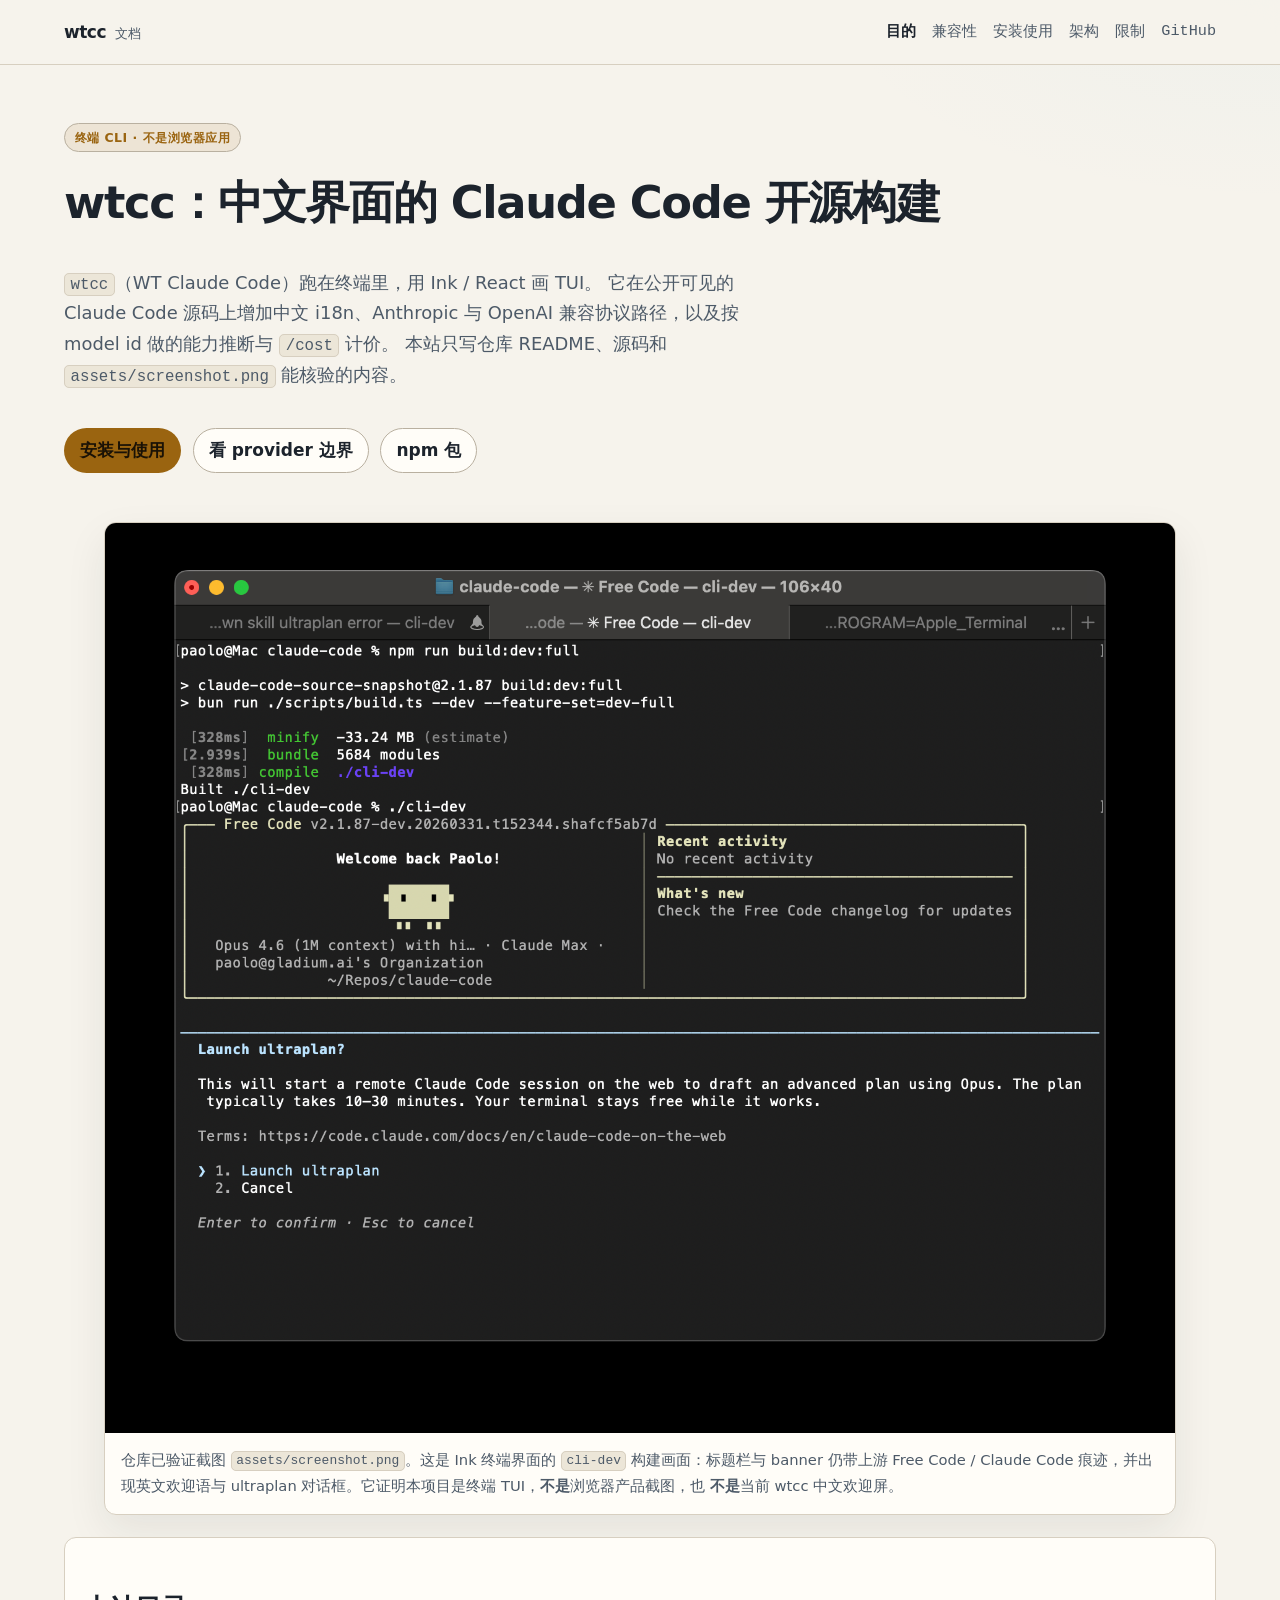
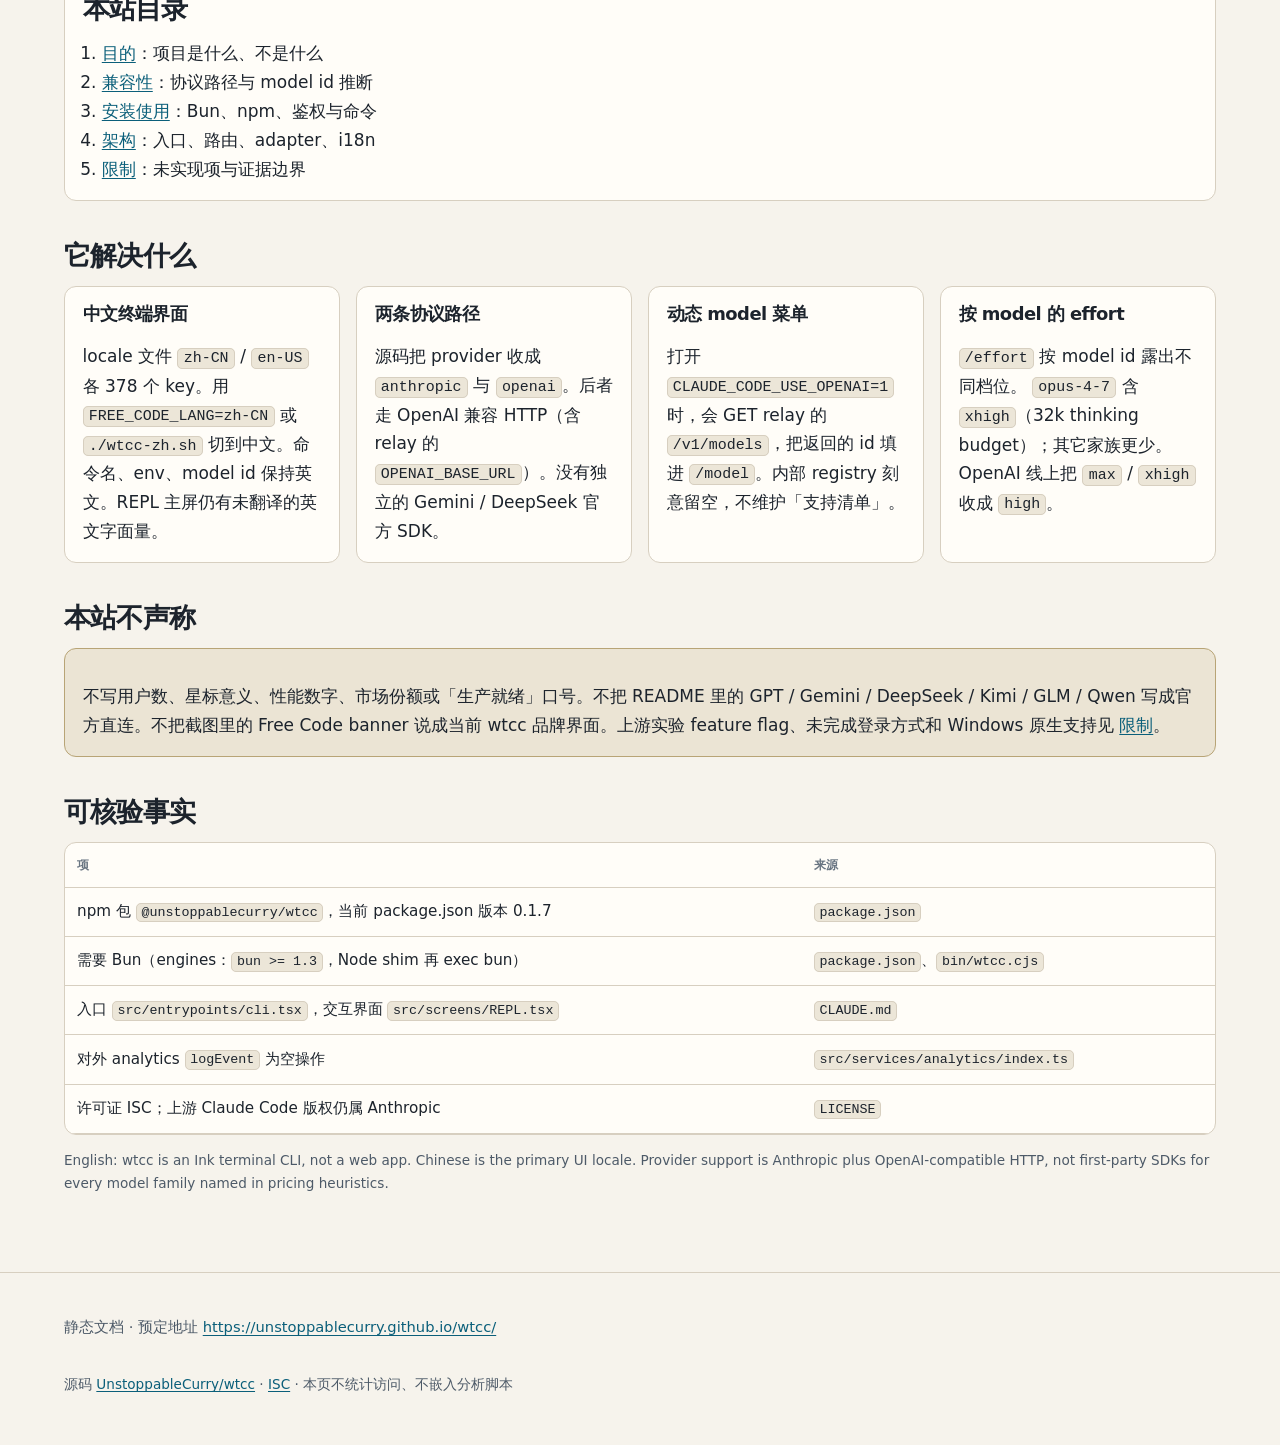
<file: docs/index.html>
<!DOCTYPE html>
<html lang="zh-CN">
  <head>
    <meta charset="utf-8" />
    <meta name="viewport" content="width=device-width, initial-scale=1" />
    <title>wtcc — 终端 Ink CLI 文档</title>
    <meta
      name="description"
      content="wtcc 是终端里的 Ink CLI，不是浏览器应用。基于公开可见的 Claude Code 源码，提供中文界面、Anthropic / OpenAI 兼容协议路径，以及按 model id 推断的路由与计费。"
    />
    <link rel="canonical" href="https://unstoppablecurry.github.io/wtcc/" />
    <meta name="robots" content="index,follow" />
    <meta name="theme-color" content="#0b0f14" />
    <meta property="og:type" content="website" />
    <meta property="og:locale" content="zh_CN" />
    <meta property="og:title" content="wtcc — 终端 Ink CLI 文档" />
    <meta
      property="og:description"
      content="中文优先的终端 AI coding CLI。本站只陈述 README 与源码可核验的事实。"
    />
    <meta property="og:url" content="https://unstoppablecurry.github.io/wtcc/" />
    <meta
      property="og:image"
      content="https://unstoppablecurry.github.io/wtcc/assets/screenshot.png"
    />
    <meta name="twitter:card" content="summary_large_image" />
    <link rel="stylesheet" href="styles.css" />
    <script type="application/ld+json">
      {
        "@context": "https://schema.org",
        "@type": "SoftwareSourceCode",
        "name": "wtcc",
        "description": "Ink terminal CLI with zh-CN i18n and Anthropic / OpenAI-compatible provider paths.",
        "url": "https://unstoppablecurry.github.io/wtcc/",
        "codeRepository": "https://github.com/UnstoppableCurry/wtcc",
        "programmingLanguage": ["TypeScript", "React"],
        "runtimePlatform": "Bun",
        "license": "https://github.com/UnstoppableCurry/wtcc/blob/main/LICENSE",
        "inLanguage": "zh-CN"
      }
    </script>
  </head>
  <body>
    <a class="skip-link" href="#content">跳到正文</a>
    <header class="site-header">
      <div class="wrap header-inner">
        <a class="brand" href="./">wtcc <small>文档</small></a>
        <button
          class="nav-toggle"
          type="button"
          data-nav-toggle
          aria-controls="site-nav"
          aria-expanded="false"
        >
          菜单
        </button>
        <nav class="site-nav" id="site-nav" aria-label="站点">
          <a href="./" aria-current="page">目的</a>
          <a href="compatibility.html">兼容性</a>
          <a href="install.html">安装使用</a>
          <a href="architecture.html">架构</a>
          <a href="limitations.html">限制</a>
          <a class="ext" href="https://github.com/UnstoppableCurry/wtcc">GitHub</a>
        </nav>
      </div>
    </header>

    <main id="content">
      <div class="wrap hero">
        <p class="kicker">终端 CLI · 不是浏览器应用</p>
        <h1>wtcc：中文界面的 Claude Code 开源构建</h1>
        <p class="lede">
          <code>wtcc</code>（WT Claude Code）跑在终端里，用 Ink / React 画 TUI。
          它在公开可见的 Claude Code 源码上增加中文 i18n、Anthropic 与 OpenAI
          兼容协议路径，以及按 model id 做的能力推断与 <code>/cost</code> 计价。
          本站只写仓库 README、源码和
          <code>assets/screenshot.png</code> 能核验的内容。
        </p>
        <div class="hero-actions">
          <a class="btn btn-primary" href="install.html">安装与使用</a>
          <a class="btn btn-ghost" href="compatibility.html">看 provider 边界</a>
          <a class="btn btn-ghost" href="https://www.npmjs.com/package/@unstoppablecurry/wtcc"
            >npm 包</a
          >
        </div>
      </div>

      <div class="wrap">
        <figure class="shot">
          <img
            src="assets/screenshot.png"
            width="1728"
            height="1470"
            alt="macOS 终端里的 Ink TUI：上方是 bun 构建 cli-dev 的日志，下方是带边框的欢迎面板与 Launch ultraplan 选项。窗口标题显示 Free Code / Claude Code，不是当前 wtcc 中文欢迎屏。"
          />
          <figcaption class="caption">
            仓库已验证截图 <code>assets/screenshot.png</code>。这是 Ink
            终端界面的 <code>cli-dev</code> 构建画面：标题栏与 banner 仍带上游
            Free Code / Claude Code 痕迹，并出现英文欢迎语与 ultraplan
            对话框。它证明本项目是终端 TUI，<strong>不是</strong>浏览器产品截图，也
            <strong>不是</strong>当前 wtcc 中文欢迎屏。
          </figcaption>
        </figure>

        <nav class="toc" aria-labelledby="toc-title">
          <h2 id="toc-title">本站目录</h2>
          <ol>
            <li><a href="./">目的</a>：项目是什么、不是什么</li>
            <li>
              <a href="compatibility.html">兼容性</a>：协议路径与 model id 推断
            </li>
            <li><a href="install.html">安装使用</a>：Bun、npm、鉴权与命令</li>
            <li><a href="architecture.html">架构</a>：入口、路由、adapter、i18n</li>
            <li><a href="limitations.html">限制</a>：未实现项与证据边界</li>
          </ol>
        </nav>

        <h2 id="purpose">它解决什么</h2>
        <div class="grid-2">
          <article class="card">
            <h3>中文终端界面</h3>
            <p>
              locale 文件 <code>zh-CN</code> / <code>en-US</code> 各 378 个
              key。用 <code>FREE_CODE_LANG=zh-CN</code> 或
              <code>./wtcc-zh.sh</code> 切到中文。命令名、env、model id
              保持英文。REPL 主屏仍有未翻译的英文字面量。
            </p>
          </article>
          <article class="card">
            <h3>两条协议路径</h3>
            <p>
              源码把 provider 收成 <code>anthropic</code> 与
              <code>openai</code>。后者走 OpenAI 兼容 HTTP（含 relay 的
              <code>OPENAI_BASE_URL</code>）。没有独立的 Gemini / DeepSeek
              官方 SDK。
            </p>
          </article>
          <article class="card">
            <h3>动态 model 菜单</h3>
            <p>
              打开 <code>CLAUDE_CODE_USE_OPENAI=1</code> 时，会 GET relay 的
              <code>/v1/models</code>，把返回的 id 填进
              <code>/model</code>。内部 registry 刻意留空，不维护「支持清单」。
            </p>
          </article>
          <article class="card">
            <h3>按 model 的 effort</h3>
            <p>
              <code>/effort</code> 按 model id 露出不同档位。
              <code>opus-4-7</code> 含 <code>xhigh</code>（32k thinking
              budget）；其它家族更少。OpenAI 线上把
              <code>max</code> / <code>xhigh</code> 收成 <code>high</code>。
            </p>
          </article>
        </div>

        <h2 id="not-claims">本站不声称</h2>
        <div class="note note-warn">
          <p>
            不写用户数、星标意义、性能数字、市场份额或「生产就绪」口号。不把
            README 里的 GPT / Gemini / DeepSeek / Kimi / GLM / Qwen
            写成官方直连。不把截图里的 Free Code banner 说成当前 wtcc
            品牌界面。上游实验 feature flag、未完成登录方式和 Windows
            原生支持见 <a href="limitations.html">限制</a>。
          </p>
        </div>

        <h2 id="facts">可核验事实</h2>
        <div class="table-wrap">
          <table>
            <thead>
              <tr>
                <th>项</th>
                <th>来源</th>
              </tr>
            </thead>
            <tbody>
              <tr>
                <td>npm 包 <code>@unstoppablecurry/wtcc</code>，当前 package.json 版本 0.1.7</td>
                <td><code>package.json</code></td>
              </tr>
              <tr>
                <td>需要 Bun（engines：<code>bun &gt;= 1.3</code>，Node shim 再 exec bun）</td>
                <td><code>package.json</code>、<code>bin/wtcc.cjs</code></td>
              </tr>
              <tr>
                <td>入口 <code>src/entrypoints/cli.tsx</code>，交互界面 <code>src/screens/REPL.tsx</code></td>
                <td><code>CLAUDE.md</code></td>
              </tr>
              <tr>
                <td>对外 analytics <code>logEvent</code> 为空操作</td>
                <td><code>src/services/analytics/index.ts</code></td>
              </tr>
              <tr>
                <td>许可证 ISC；上游 Claude Code 版权仍属 Anthropic</td>
                <td><code>LICENSE</code></td>
              </tr>
            </tbody>
          </table>
        </div>

        <p class="fine" lang="en">
          English: wtcc is an Ink terminal CLI, not a web app. Chinese is the
          primary UI locale. Provider support is Anthropic plus OpenAI-compatible
          HTTP, not first-party SDKs for every model family named in pricing
          heuristics.
        </p>
      </div>
    </main>

    <footer class="site-footer">
      <div class="wrap footer-inner">
        <p>
          静态文档 · 预定地址
          <a href="https://unstoppablecurry.github.io/wtcc/"
            >https://unstoppablecurry.github.io/wtcc/</a
          >
        </p>
        <p class="fine">
          源码
          <a href="https://github.com/UnstoppableCurry/wtcc">UnstoppableCurry/wtcc</a>
          ·
          <a href="https://github.com/UnstoppableCurry/wtcc/blob/main/LICENSE">ISC</a>
          · 本页不统计访问、不嵌入分析脚本
        </p>
      </div>
    </footer>
    <script src="site.js" defer></script>
  </body>
</html>
</file>
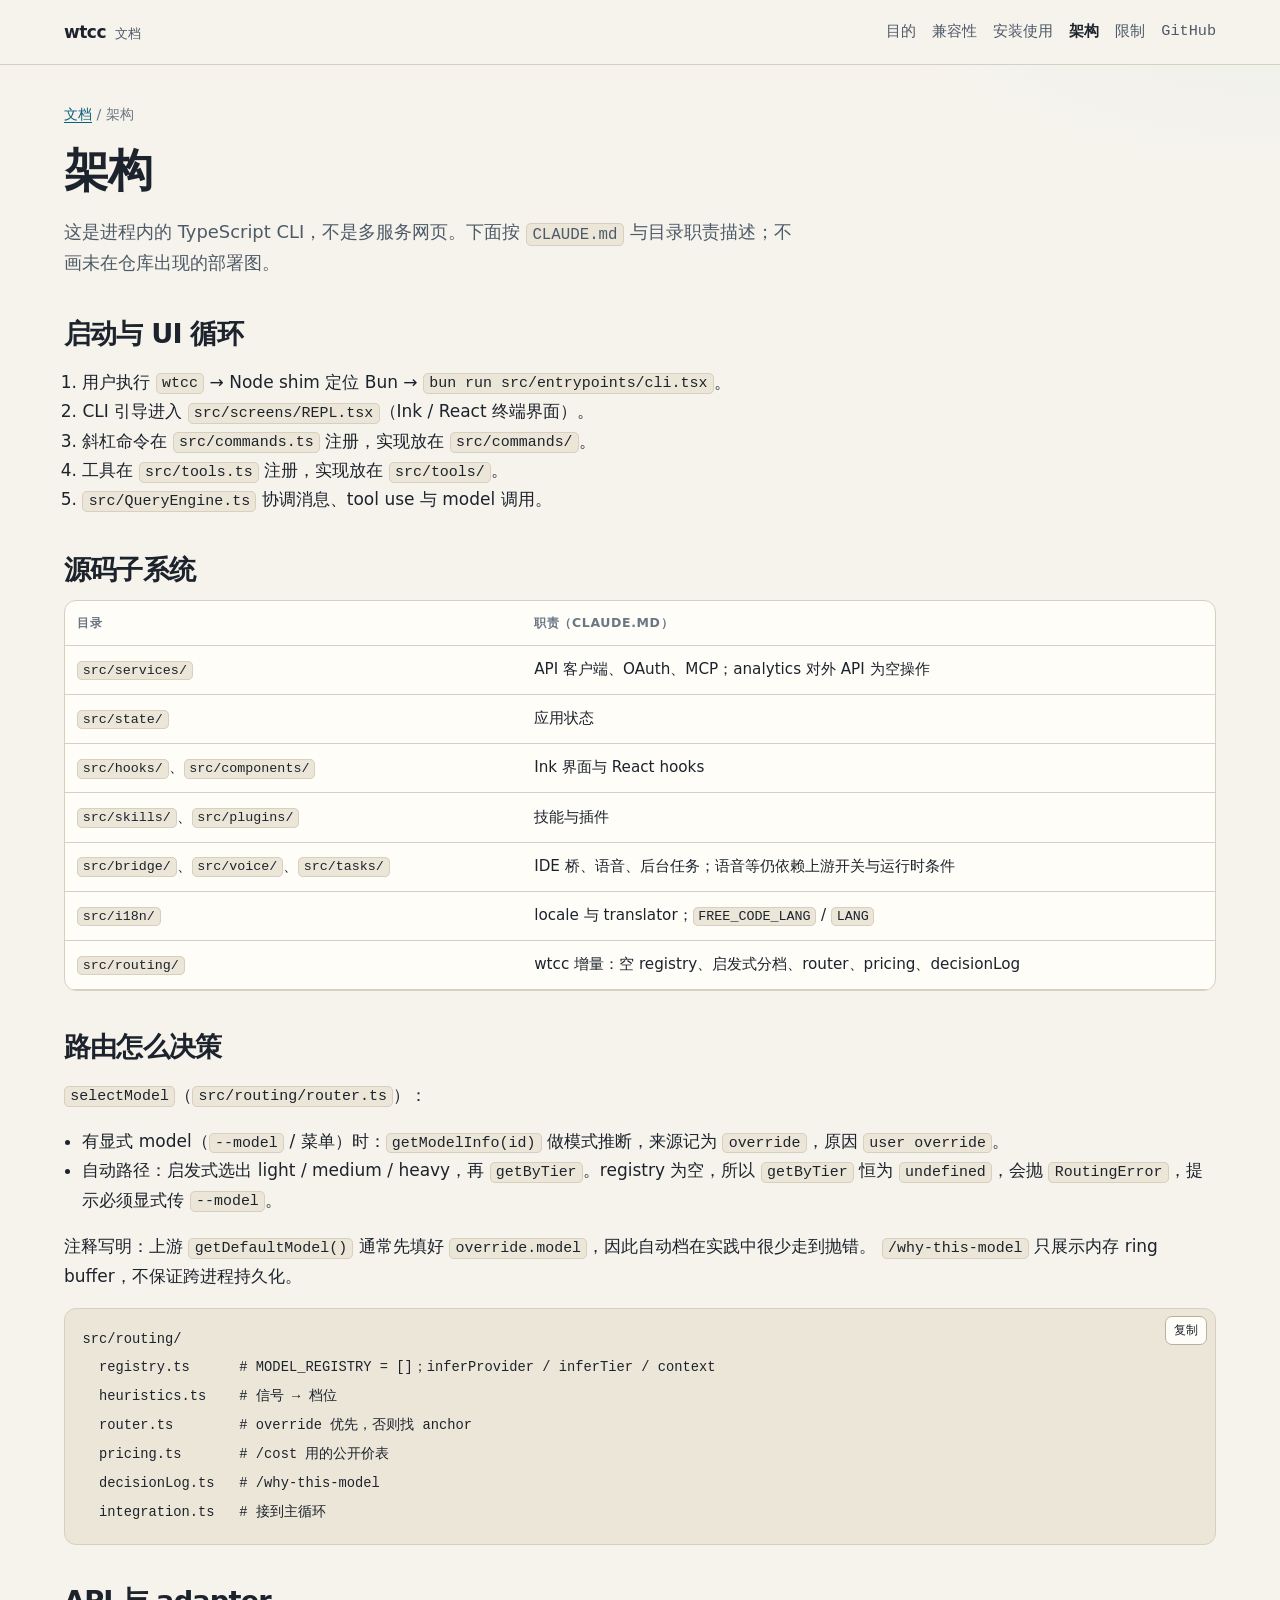
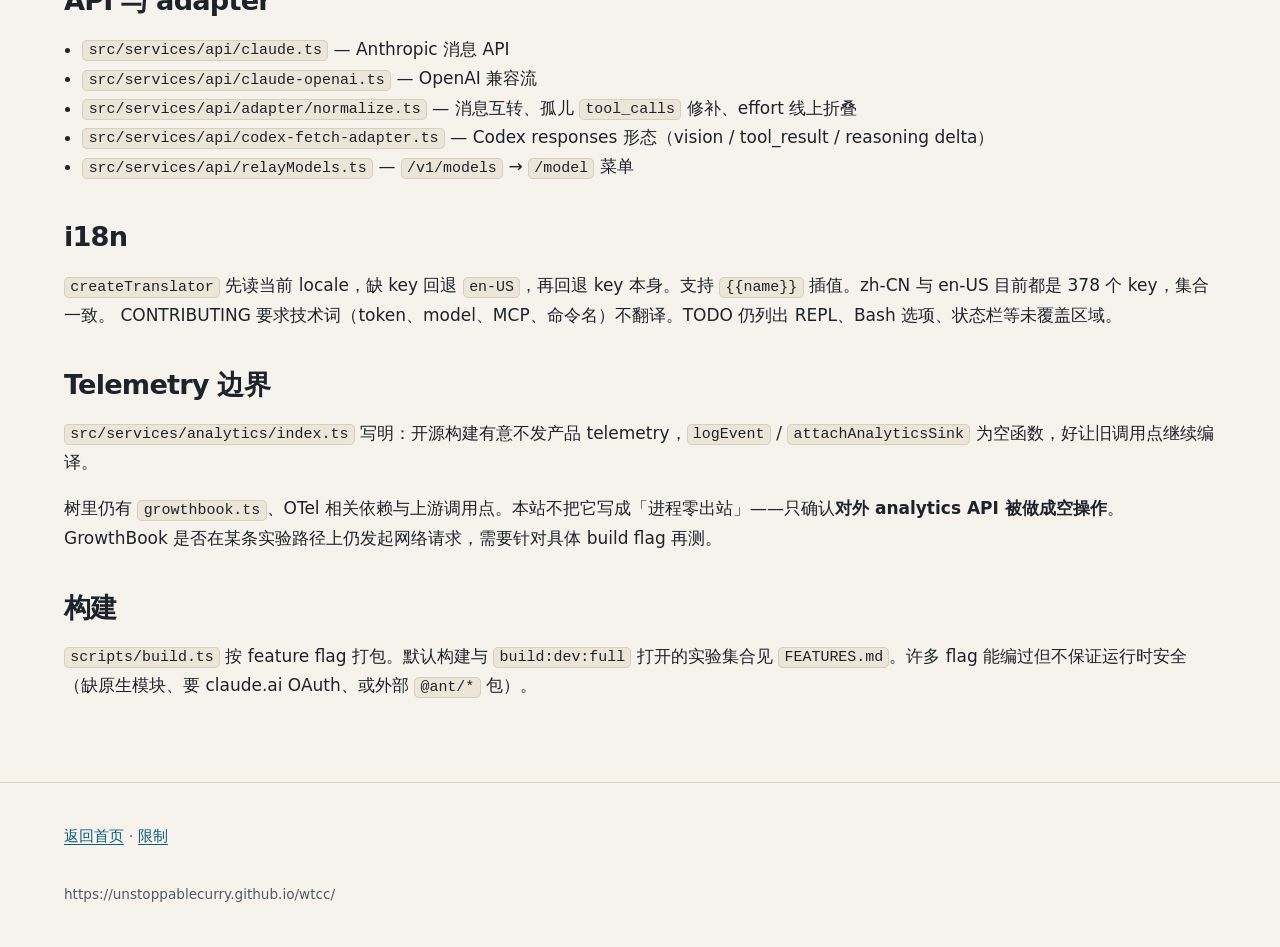
<file: docs/architecture.html>
<!DOCTYPE html>
<html lang="zh-CN">
  <head>
    <meta charset="utf-8" />
    <meta name="viewport" content="width=device-width, initial-scale=1" />
    <title>架构 — wtcc</title>
    <meta
      name="description"
      content="wtcc 架构：Ink REPL、命令与工具注册表、QueryEngine、routing 推断、OpenAI adapter、i18n 与空操作 analytics。"
    />
    <link
      rel="canonical"
      href="https://unstoppablecurry.github.io/wtcc/architecture.html"
    />
    <meta name="robots" content="index,follow" />
    <meta property="og:type" content="article" />
    <meta property="og:locale" content="zh_CN" />
    <meta property="og:title" content="架构 — wtcc" />
    <meta
      property="og:description"
      content="从 CLAUDE.md 与源码目录归纳的终端 CLI 结构，不含未经验证的运行时拓扑。"
    />
    <meta
      property="og:url"
      content="https://unstoppablecurry.github.io/wtcc/architecture.html"
    />
    <meta
      property="og:image"
      content="https://unstoppablecurry.github.io/wtcc/assets/screenshot.png"
    />
    <link rel="stylesheet" href="styles.css" />
  </head>
  <body>
    <a class="skip-link" href="#content">跳到正文</a>
    <header class="site-header">
      <div class="wrap header-inner">
        <a class="brand" href="./">wtcc <small>文档</small></a>
        <button
          class="nav-toggle"
          type="button"
          data-nav-toggle
          aria-controls="site-nav"
          aria-expanded="false"
        >
          菜单
        </button>
        <nav class="site-nav" id="site-nav" aria-label="站点">
          <a href="./">目的</a>
          <a href="compatibility.html">兼容性</a>
          <a href="install.html">安装使用</a>
          <a href="architecture.html" aria-current="page">架构</a>
          <a href="limitations.html">限制</a>
          <a class="ext" href="https://github.com/UnstoppableCurry/wtcc">GitHub</a>
        </nav>
      </div>
    </header>

    <main id="content">
      <div class="wrap">
        <p class="crumbs"><a href="./">文档</a> / 架构</p>
        <h1>架构</h1>
        <p class="lede">
          这是进程内的 TypeScript CLI，不是多服务网页。下面按
          <code>CLAUDE.md</code> 与目录职责描述；不画未在仓库出现的部署图。
        </p>

        <h2 id="loop">启动与 UI 循环</h2>
        <ol class="plain">
          <li>
            用户执行 <code>wtcc</code> → Node shim 定位 Bun →
            <code>bun run src/entrypoints/cli.tsx</code>。
          </li>
          <li>
            CLI 引导进入 <code>src/screens/REPL.tsx</code>（Ink / React
            终端界面）。
          </li>
          <li>
            斜杠命令在 <code>src/commands.ts</code> 注册，实现放在
            <code>src/commands/</code>。
          </li>
          <li>
            工具在 <code>src/tools.ts</code> 注册，实现放在
            <code>src/tools/</code>。
          </li>
          <li>
            <code>src/QueryEngine.ts</code> 协调消息、tool use 与 model 调用。
          </li>
        </ol>

        <h2 id="tree">源码子系统</h2>
        <div class="table-wrap">
          <table>
            <thead>
              <tr>
                <th>目录</th>
                <th>职责（CLAUDE.md）</th>
              </tr>
            </thead>
            <tbody>
              <tr>
                <td><code>src/services/</code></td>
                <td>API 客户端、OAuth、MCP；analytics 对外 API 为空操作</td>
              </tr>
              <tr>
                <td><code>src/state/</code></td>
                <td>应用状态</td>
              </tr>
              <tr>
                <td><code>src/hooks/</code>、<code>src/components/</code></td>
                <td>Ink 界面与 React hooks</td>
              </tr>
              <tr>
                <td><code>src/skills/</code>、<code>src/plugins/</code></td>
                <td>技能与插件</td>
              </tr>
              <tr>
                <td><code>src/bridge/</code>、<code>src/voice/</code>、<code>src/tasks/</code></td>
                <td>IDE 桥、语音、后台任务；语音等仍依赖上游开关与运行时条件</td>
              </tr>
              <tr>
                <td><code>src/i18n/</code></td>
                <td>locale 与 translator；<code>FREE_CODE_LANG</code> / <code>LANG</code></td>
              </tr>
              <tr>
                <td><code>src/routing/</code></td>
                <td>wtcc 增量：空 registry、启发式分档、router、pricing、decisionLog</td>
              </tr>
            </tbody>
          </table>
        </div>

        <h2 id="routing">路由怎么决策</h2>
        <p><code>selectModel</code>（<code>src/routing/router.ts</code>）：</p>
        <ul class="plain">
          <li>
            有显式 model（<code>--model</code> / 菜单）时：<code>getModelInfo(id)</code>
            做模式推断，来源记为 <code>override</code>，原因
            <code>user override</code>。
          </li>
          <li>
            自动路径：启发式选出 light / medium / heavy，再
            <code>getByTier</code>。registry 为空，所以
            <code>getByTier</code> 恒为 <code>undefined</code>，会抛
            <code>RoutingError</code>，提示必须显式传
            <code>--model</code>。
          </li>
        </ul>
        <p>
          注释写明：上游 <code>getDefaultModel()</code> 通常先填好
          <code>override.model</code>，因此自动档在实践中很少走到抛错。
          <code>/why-this-model</code> 只展示内存 ring buffer，不保证跨进程持久化。
        </p>
        <pre><code>src/routing/
  registry.ts      # MODEL_REGISTRY = []；inferProvider / inferTier / context
  heuristics.ts    # 信号 → 档位
  router.ts        # override 优先，否则找 anchor
  pricing.ts       # /cost 用的公开价表
  decisionLog.ts   # /why-this-model
  integration.ts   # 接到主循环</code></pre>

        <h2 id="api">API 与 adapter</h2>
        <ul class="plain">
          <li><code>src/services/api/claude.ts</code> — Anthropic 消息 API</li>
          <li><code>src/services/api/claude-openai.ts</code> — OpenAI 兼容流</li>
          <li>
            <code>src/services/api/adapter/normalize.ts</code> — 消息互转、孤儿
            <code>tool_calls</code> 修补、effort 线上折叠
          </li>
          <li>
            <code>src/services/api/codex-fetch-adapter.ts</code> — Codex
            responses 形态（vision / tool_result / reasoning delta）
          </li>
          <li>
            <code>src/services/api/relayModels.ts</code> —
            <code>/v1/models</code> → <code>/model</code> 菜单
          </li>
        </ul>

        <h2 id="i18n">i18n</h2>
        <p>
          <code>createTranslator</code> 先读当前 locale，缺 key 回退
          <code>en-US</code>，再回退 key 本身。支持
          <code>{{name}}</code> 插值。zh-CN 与 en-US 目前都是 378 个 key，集合一致。
          CONTRIBUTING 要求技术词（token、model、MCP、命令名）不翻译。TODO
          仍列出 REPL、Bash 选项、状态栏等未覆盖区域。
        </p>

        <h2 id="telemetry">Telemetry 边界</h2>
        <p>
          <code>src/services/analytics/index.ts</code> 写明：开源构建有意不发产品
          telemetry，<code>logEvent</code> / <code>attachAnalyticsSink</code>
          为空函数，好让旧调用点继续编译。
        </p>
        <p>
          树里仍有 <code>growthbook.ts</code>、OTel 相关依赖与上游调用点。本站不把它写成「进程零出站」——只确认<strong>对外 analytics API 被做成空操作</strong>。GrowthBook
          是否在某条实验路径上仍发起网络请求，需要针对具体 build flag 再测。
        </p>

        <h2 id="build-system">构建</h2>
        <p>
          <code>scripts/build.ts</code> 按 feature flag 打包。默认构建与
          <code>build:dev:full</code> 打开的实验集合见
          <code>FEATURES.md</code>。许多 flag 能编过但不保证运行时安全（缺原生模块、要
          claude.ai OAuth、或外部 <code>@ant/*</code> 包）。
        </p>
      </div>
    </main>

    <footer class="site-footer">
      <div class="wrap footer-inner">
        <p><a href="./">返回首页</a> · <a href="limitations.html">限制</a></p>
        <p class="fine">https://unstoppablecurry.github.io/wtcc/</p>
      </div>
    </footer>
    <script src="site.js" defer></script>
  </body>
</html>
</file>
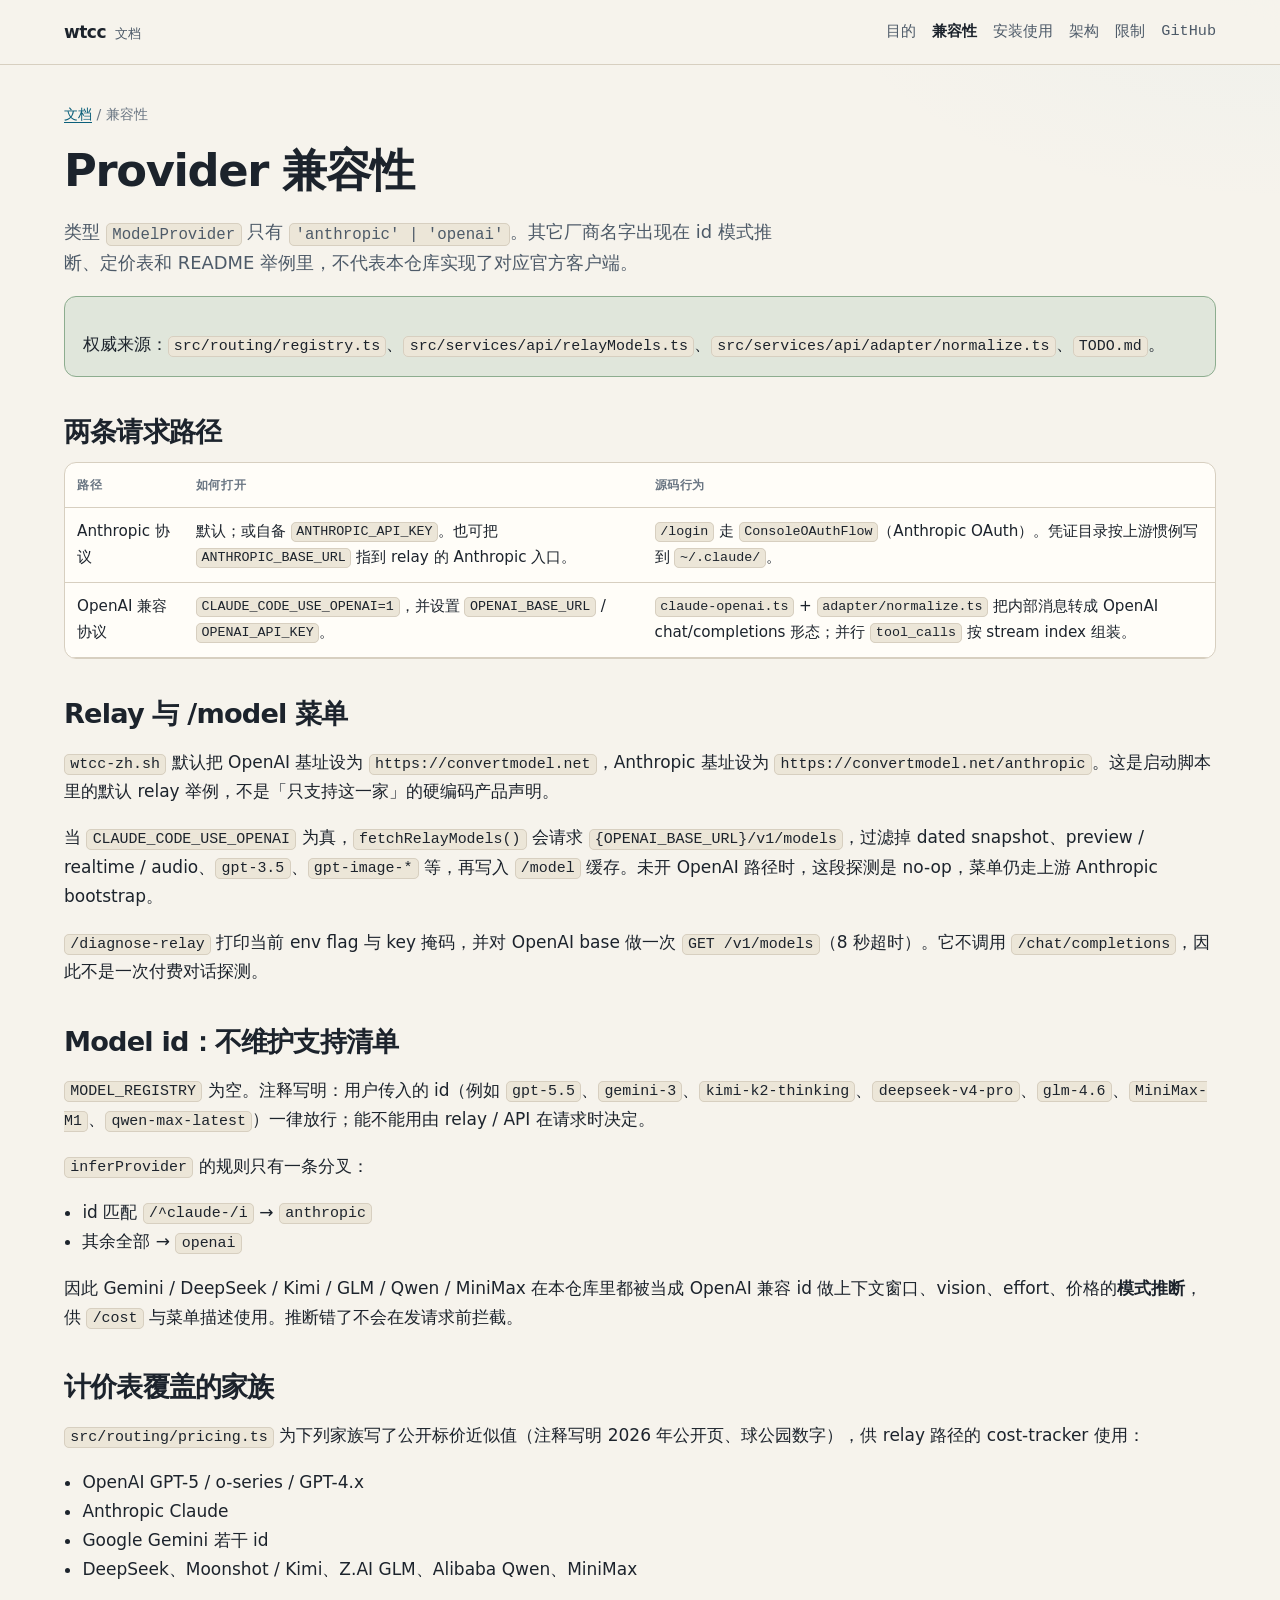
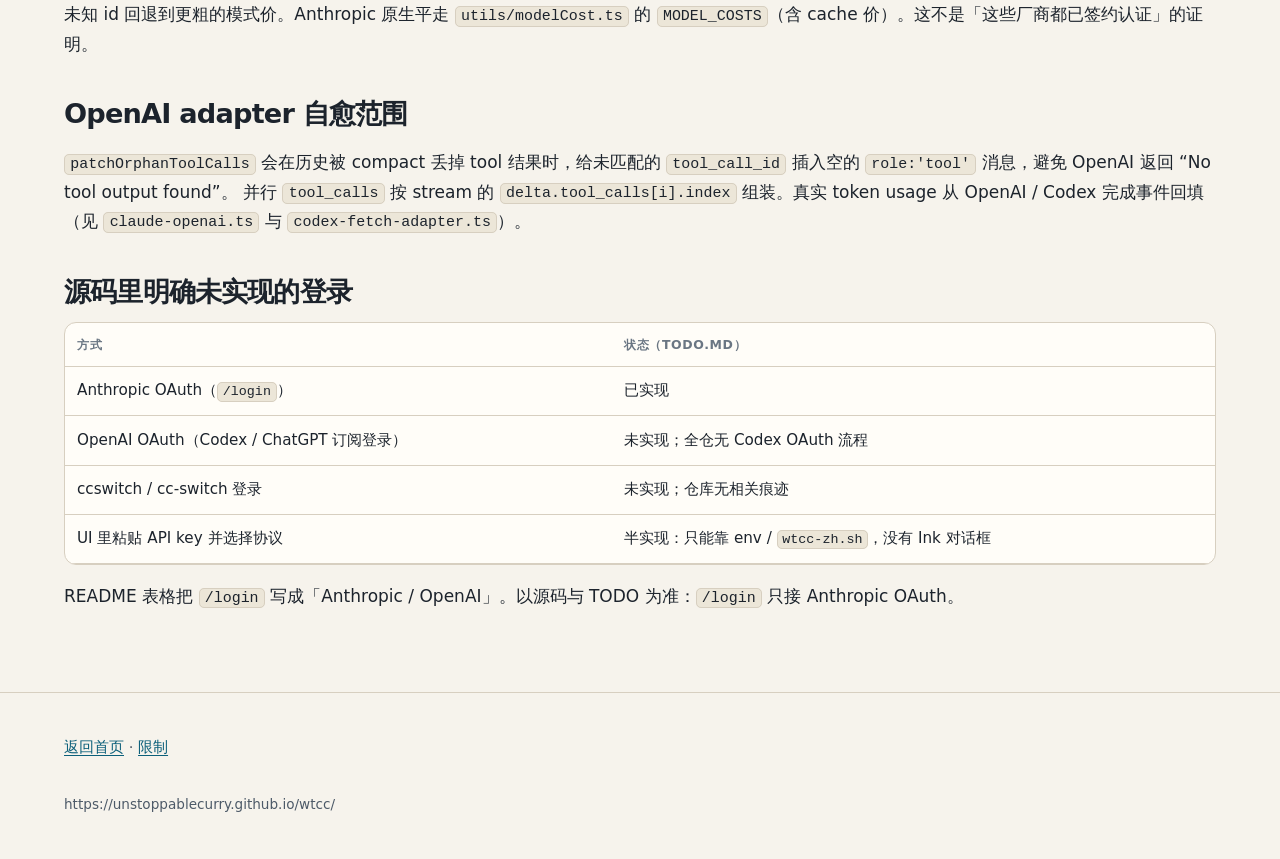
<file: docs/compatibility.html>
<!DOCTYPE html>
<html lang="zh-CN">
  <head>
    <meta charset="utf-8" />
    <meta name="viewport" content="width=device-width, initial-scale=1" />
    <title>Provider 兼容性 — wtcc</title>
    <meta
      name="description"
      content="wtcc 只有 anthropic 与 openai 两条协议路径。Gemini、DeepSeek、Kimi、GLM、Qwen 等 id 走 OpenAI 兼容 relay 的模式推断与计价，不是官方 SDK。"
    />
    <link
      rel="canonical"
      href="https://unstoppablecurry.github.io/wtcc/compatibility.html"
    />
    <meta name="robots" content="index,follow" />
    <meta property="og:type" content="article" />
    <meta property="og:locale" content="zh_CN" />
    <meta property="og:title" content="Provider 兼容性 — wtcc" />
    <meta
      property="og:description"
      content="只陈述源码里的协议路径、relay 探测和 model id 推断。"
    />
    <meta
      property="og:url"
      content="https://unstoppablecurry.github.io/wtcc/compatibility.html"
    />
    <meta
      property="og:image"
      content="https://unstoppablecurry.github.io/wtcc/assets/screenshot.png"
    />
    <link rel="stylesheet" href="styles.css" />
  </head>
  <body>
    <a class="skip-link" href="#content">跳到正文</a>
    <header class="site-header">
      <div class="wrap header-inner">
        <a class="brand" href="./">wtcc <small>文档</small></a>
        <button
          class="nav-toggle"
          type="button"
          data-nav-toggle
          aria-controls="site-nav"
          aria-expanded="false"
        >
          菜单
        </button>
        <nav class="site-nav" id="site-nav" aria-label="站点">
          <a href="./">目的</a>
          <a href="compatibility.html" aria-current="page">兼容性</a>
          <a href="install.html">安装使用</a>
          <a href="architecture.html">架构</a>
          <a href="limitations.html">限制</a>
          <a class="ext" href="https://github.com/UnstoppableCurry/wtcc">GitHub</a>
        </nav>
      </div>
    </header>

    <main id="content">
      <div class="wrap">
        <p class="crumbs"><a href="./">文档</a> / 兼容性</p>
        <h1>Provider 兼容性</h1>
        <p class="lede">
          类型 <code>ModelProvider</code> 只有
          <code>'anthropic' | 'openai'</code>。其它厂商名字出现在 id
          模式推断、定价表和 README 举例里，不代表本仓库实现了对应官方客户端。
        </p>

        <div class="note note-ok">
          <p>
            权威来源：<code>src/routing/registry.ts</code>、<code>src/services/api/relayModels.ts</code>、<code>src/services/api/adapter/normalize.ts</code>、<code>TODO.md</code>。
          </p>
        </div>

        <h2 id="paths">两条请求路径</h2>
        <div class="table-wrap">
          <table>
            <thead>
              <tr>
                <th>路径</th>
                <th>如何打开</th>
                <th>源码行为</th>
              </tr>
            </thead>
            <tbody>
              <tr>
                <td>Anthropic 协议</td>
                <td>
                  默认；或自备 <code>ANTHROPIC_API_KEY</code>。也可把
                  <code>ANTHROPIC_BASE_URL</code> 指到 relay 的 Anthropic 入口。
                </td>
                <td>
                  <code>/login</code> 走 <code>ConsoleOAuthFlow</code>（Anthropic
                  OAuth）。凭证目录按上游惯例写到 <code>~/.claude/</code>。
                </td>
              </tr>
              <tr>
                <td>OpenAI 兼容协议</td>
                <td>
                  <code>CLAUDE_CODE_USE_OPENAI=1</code>，并设置
                  <code>OPENAI_BASE_URL</code> / <code>OPENAI_API_KEY</code>。
                </td>
                <td>
                  <code>claude-openai.ts</code> +
                  <code>adapter/normalize.ts</code> 把内部消息转成 OpenAI
                  chat/completions 形态；并行 <code>tool_calls</code> 按
                  stream index 组装。
                </td>
              </tr>
            </tbody>
          </table>
        </div>

        <h2 id="relay">Relay 与 /model 菜单</h2>
        <p>
          <code>wtcc-zh.sh</code> 默认把 OpenAI 基址设为
          <code>https://convertmodel.net</code>，Anthropic 基址设为
          <code>https://convertmodel.net/anthropic</code>。这是启动脚本里的默认
          relay 举例，不是「只支持这一家」的硬编码产品声明。
        </p>
        <p>
          当 <code>CLAUDE_CODE_USE_OPENAI</code> 为真，<code>fetchRelayModels()</code>
          会请求 <code>{OPENAI_BASE_URL}/v1/models</code>，过滤掉 dated snapshot、preview /
          realtime / audio、<code>gpt-3.5</code>、<code>gpt-image-*</code> 等，再写入
          <code>/model</code> 缓存。未开 OpenAI 路径时，这段探测是 no-op，菜单仍走上游
          Anthropic bootstrap。
        </p>
        <p>
          <code>/diagnose-relay</code> 打印当前 env flag 与 key 掩码，并对
          OpenAI base 做一次 <code>GET /v1/models</code>（8 秒超时）。它不调用
          <code>/chat/completions</code>，因此不是一次付费对话探测。
        </p>

        <h2 id="ids">Model id：不维护支持清单</h2>
        <p>
          <code>MODEL_REGISTRY</code> 为空。注释写明：用户传入的 id（例如
          <code>gpt-5.5</code>、<code>gemini-3</code>、<code>kimi-k2-thinking</code>、<code>deepseek-v4-pro</code>、<code>glm-4.6</code>、<code>MiniMax-M1</code>、<code>qwen-max-latest</code>）一律放行；能不能用由
          relay / API 在请求时决定。
        </p>
        <p><code>inferProvider</code> 的规则只有一条分叉：</p>
        <ul class="plain">
          <li>id 匹配 <code>/^claude-/i</code> → <code>anthropic</code></li>
          <li>其余全部 → <code>openai</code></li>
        </ul>
        <p>
          因此 Gemini / DeepSeek / Kimi / GLM / Qwen / MiniMax 在本仓库里都被当成
          OpenAI 兼容 id 做上下文窗口、vision、effort、价格的<strong>模式推断</strong>，供
          <code>/cost</code> 与菜单描述使用。推断错了不会在发请求前拦截。
        </p>

        <h2 id="pricing">计价表覆盖的家族</h2>
        <p>
          <code>src/routing/pricing.ts</code> 为下列家族写了公开标价近似值（注释写明
          2026 年公开页、球公园数字），供 relay 路径的 cost-tracker 使用：
        </p>
        <ul class="plain">
          <li>OpenAI GPT-5 / o-series / GPT-4.x</li>
          <li>Anthropic Claude</li>
          <li>Google Gemini 若干 id</li>
          <li>DeepSeek、Moonshot / Kimi、Z.AI GLM、Alibaba Qwen、MiniMax</li>
        </ul>
        <p>
          未知 id 回退到更粗的模式价。Anthropic 原生平走
          <code>utils/modelCost.ts</code> 的 <code>MODEL_COSTS</code>（含 cache
          价）。这不是「这些厂商都已签约认证」的证明。
        </p>

        <h2 id="adapter">OpenAI adapter 自愈范围</h2>
        <p>
          <code>patchOrphanToolCalls</code> 会在历史被 compact 丢掉 tool
          结果时，给未匹配的 <code>tool_call_id</code> 插入空的
          <code>role:'tool'</code> 消息，避免 OpenAI 返回 “No tool output found”。
          并行 <code>tool_calls</code> 按 stream 的
          <code>delta.tool_calls[i].index</code> 组装。真实 token usage 从
          OpenAI / Codex 完成事件回填（见
          <code>claude-openai.ts</code> 与 <code>codex-fetch-adapter.ts</code>）。
        </p>

        <h2 id="not-supported">源码里明确未实现的登录</h2>
        <div class="table-wrap">
          <table>
            <thead>
              <tr>
                <th>方式</th>
                <th>状态（TODO.md）</th>
              </tr>
            </thead>
            <tbody>
              <tr>
                <td>Anthropic OAuth（<code>/login</code>）</td>
                <td>已实现</td>
              </tr>
              <tr>
                <td>OpenAI OAuth（Codex / ChatGPT 订阅登录）</td>
                <td>未实现；全仓无 Codex OAuth 流程</td>
              </tr>
              <tr>
                <td>ccswitch / cc-switch 登录</td>
                <td>未实现；仓库无相关痕迹</td>
              </tr>
              <tr>
                <td>UI 里粘贴 API key 并选择协议</td>
                <td>半实现：只能靠 env / <code>wtcc-zh.sh</code>，没有 Ink 对话框</td>
              </tr>
            </tbody>
          </table>
        </div>
        <p>
          README 表格把 <code>/login</code> 写成「Anthropic / OpenAI」。以源码与
          TODO 为准：<code>/login</code> 只接 Anthropic OAuth。
        </p>
      </div>
    </main>

    <footer class="site-footer">
      <div class="wrap footer-inner">
        <p><a href="./">返回首页</a> · <a href="limitations.html">限制</a></p>
        <p class="fine">https://unstoppablecurry.github.io/wtcc/</p>
      </div>
    </footer>
    <script src="site.js" defer></script>
  </body>
</html>
</file>
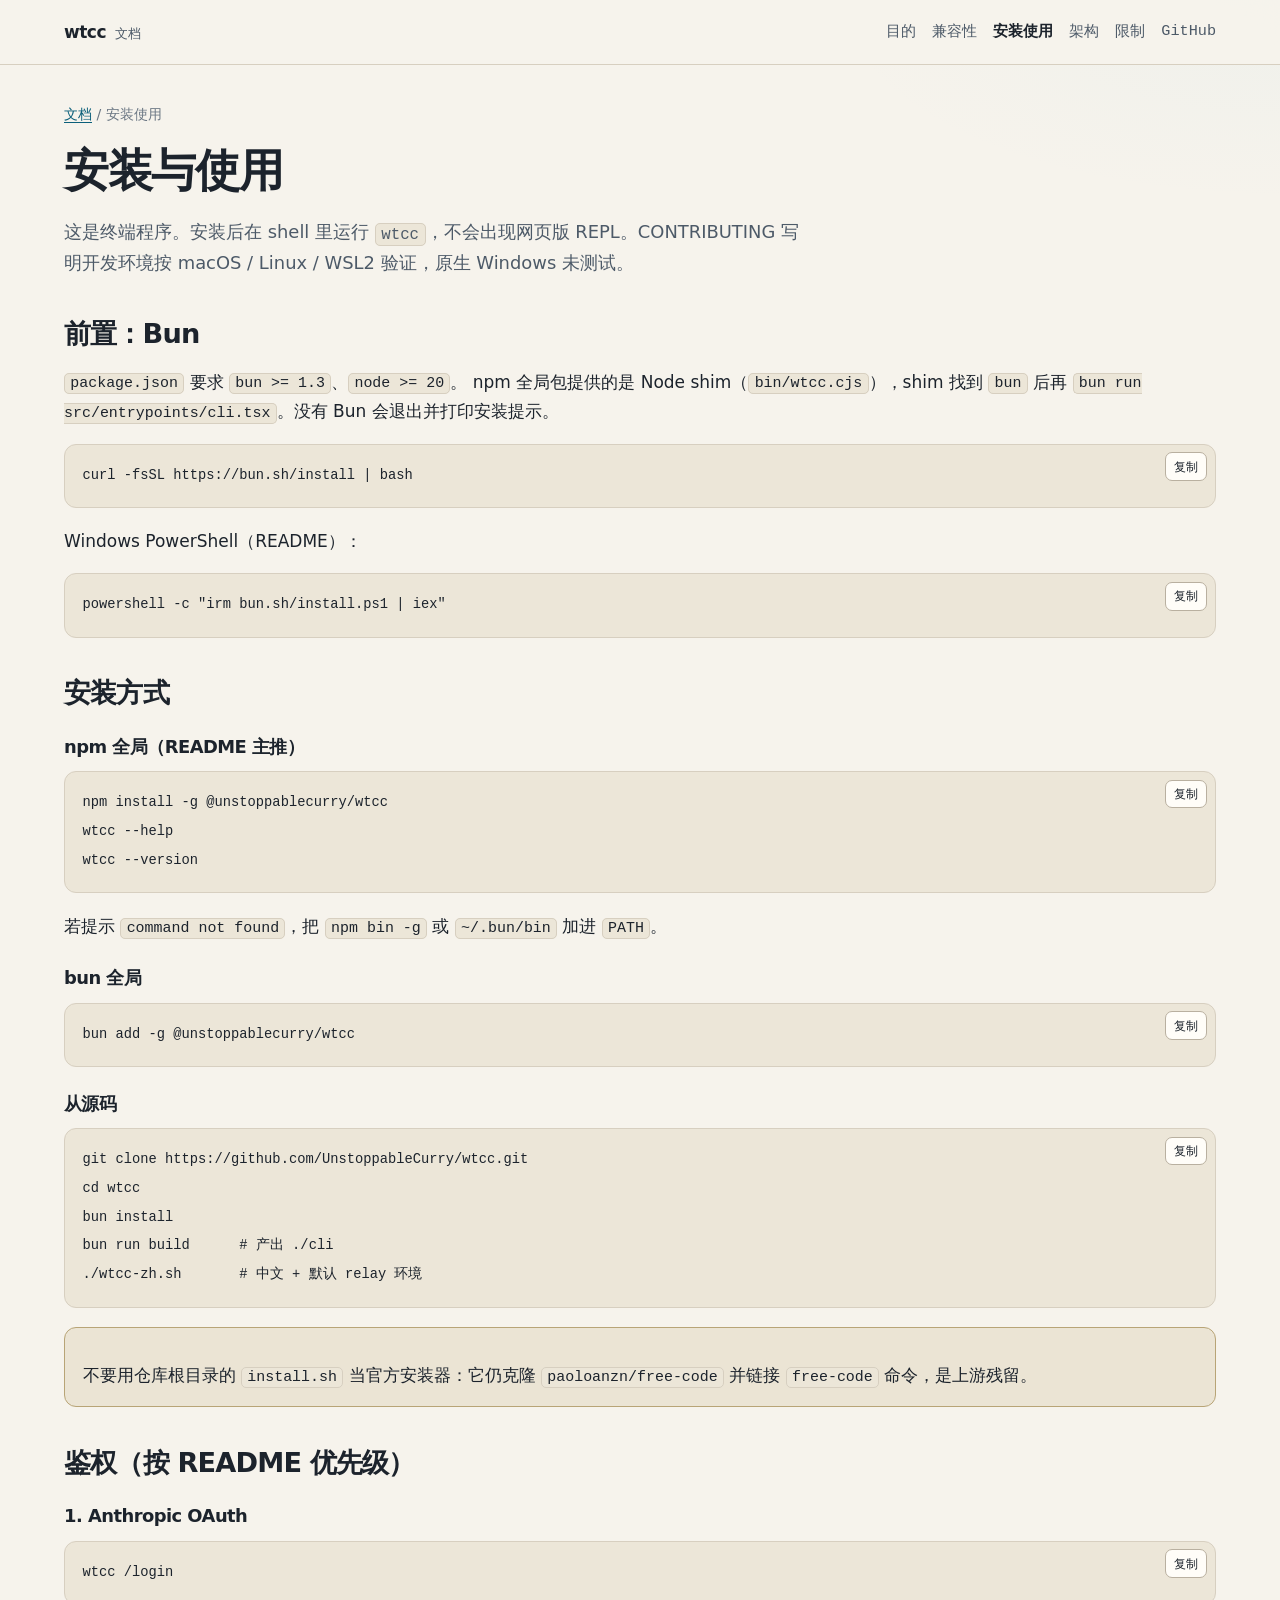
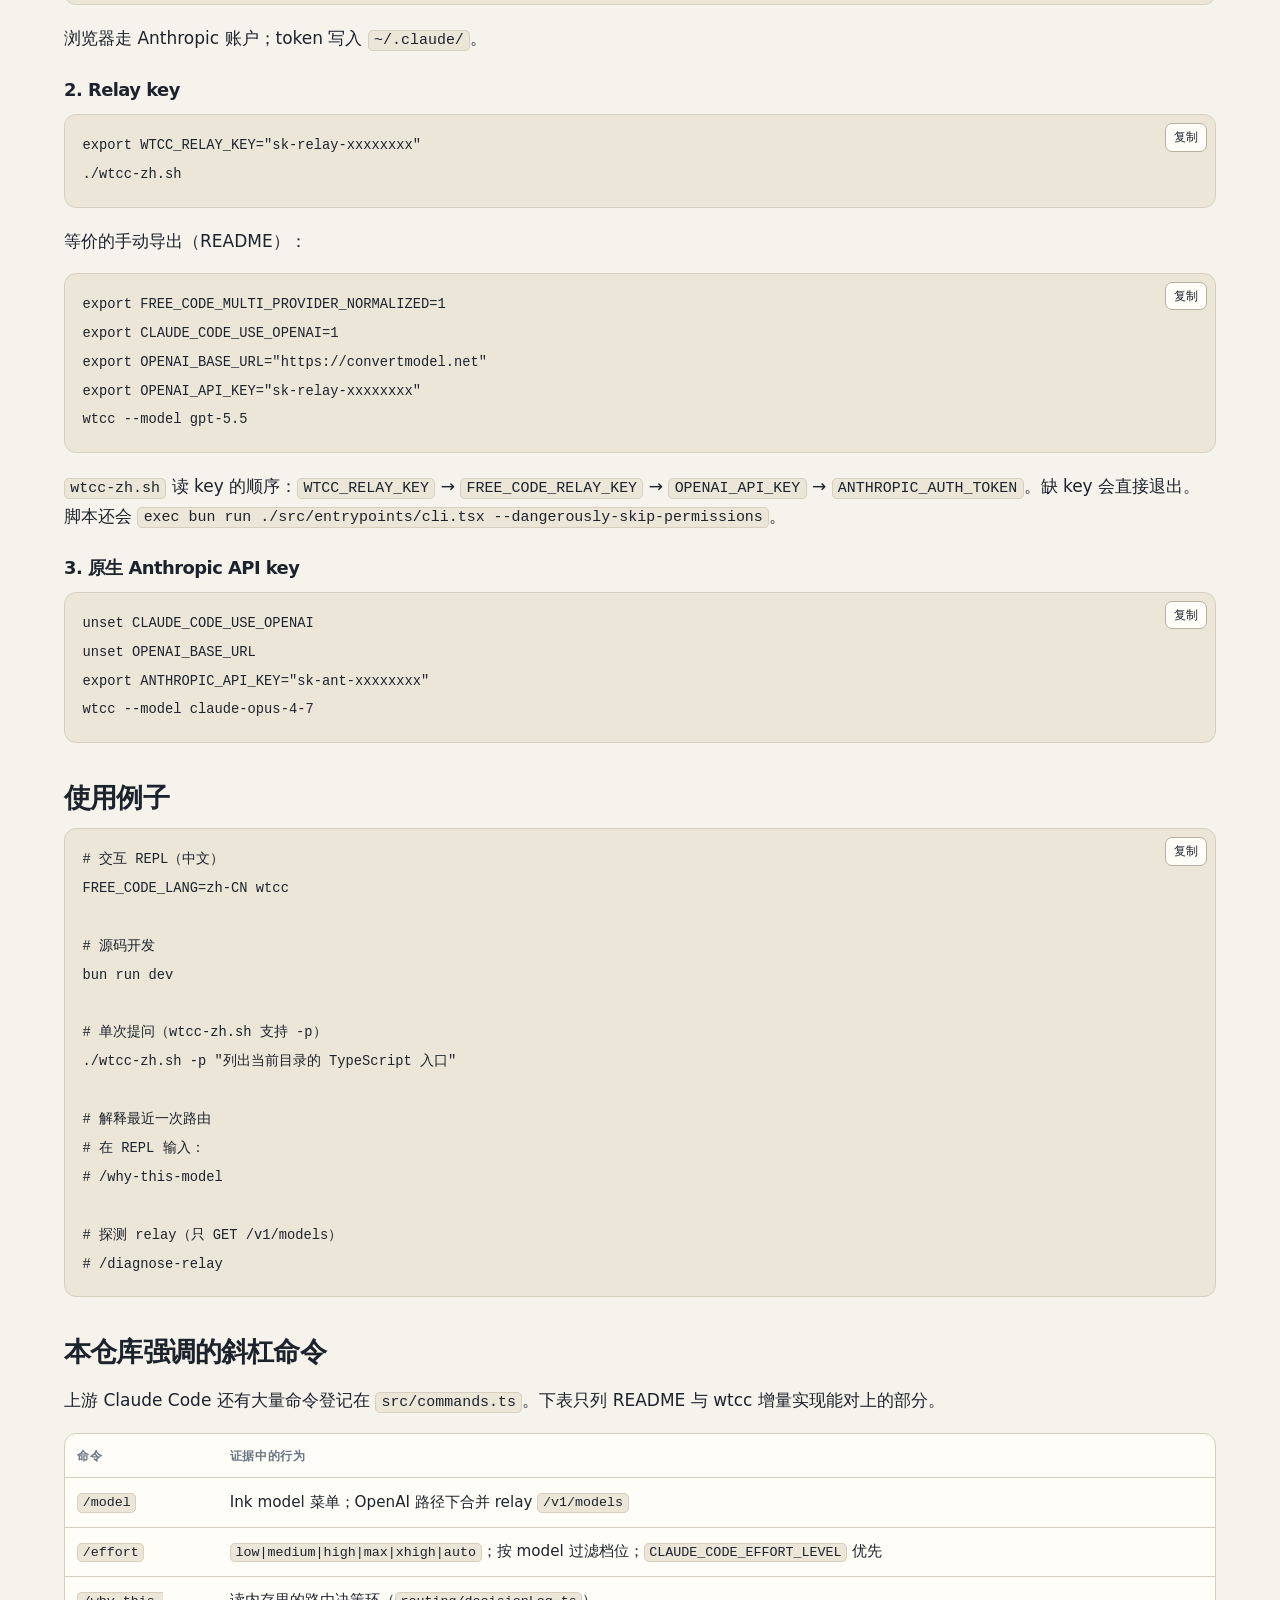
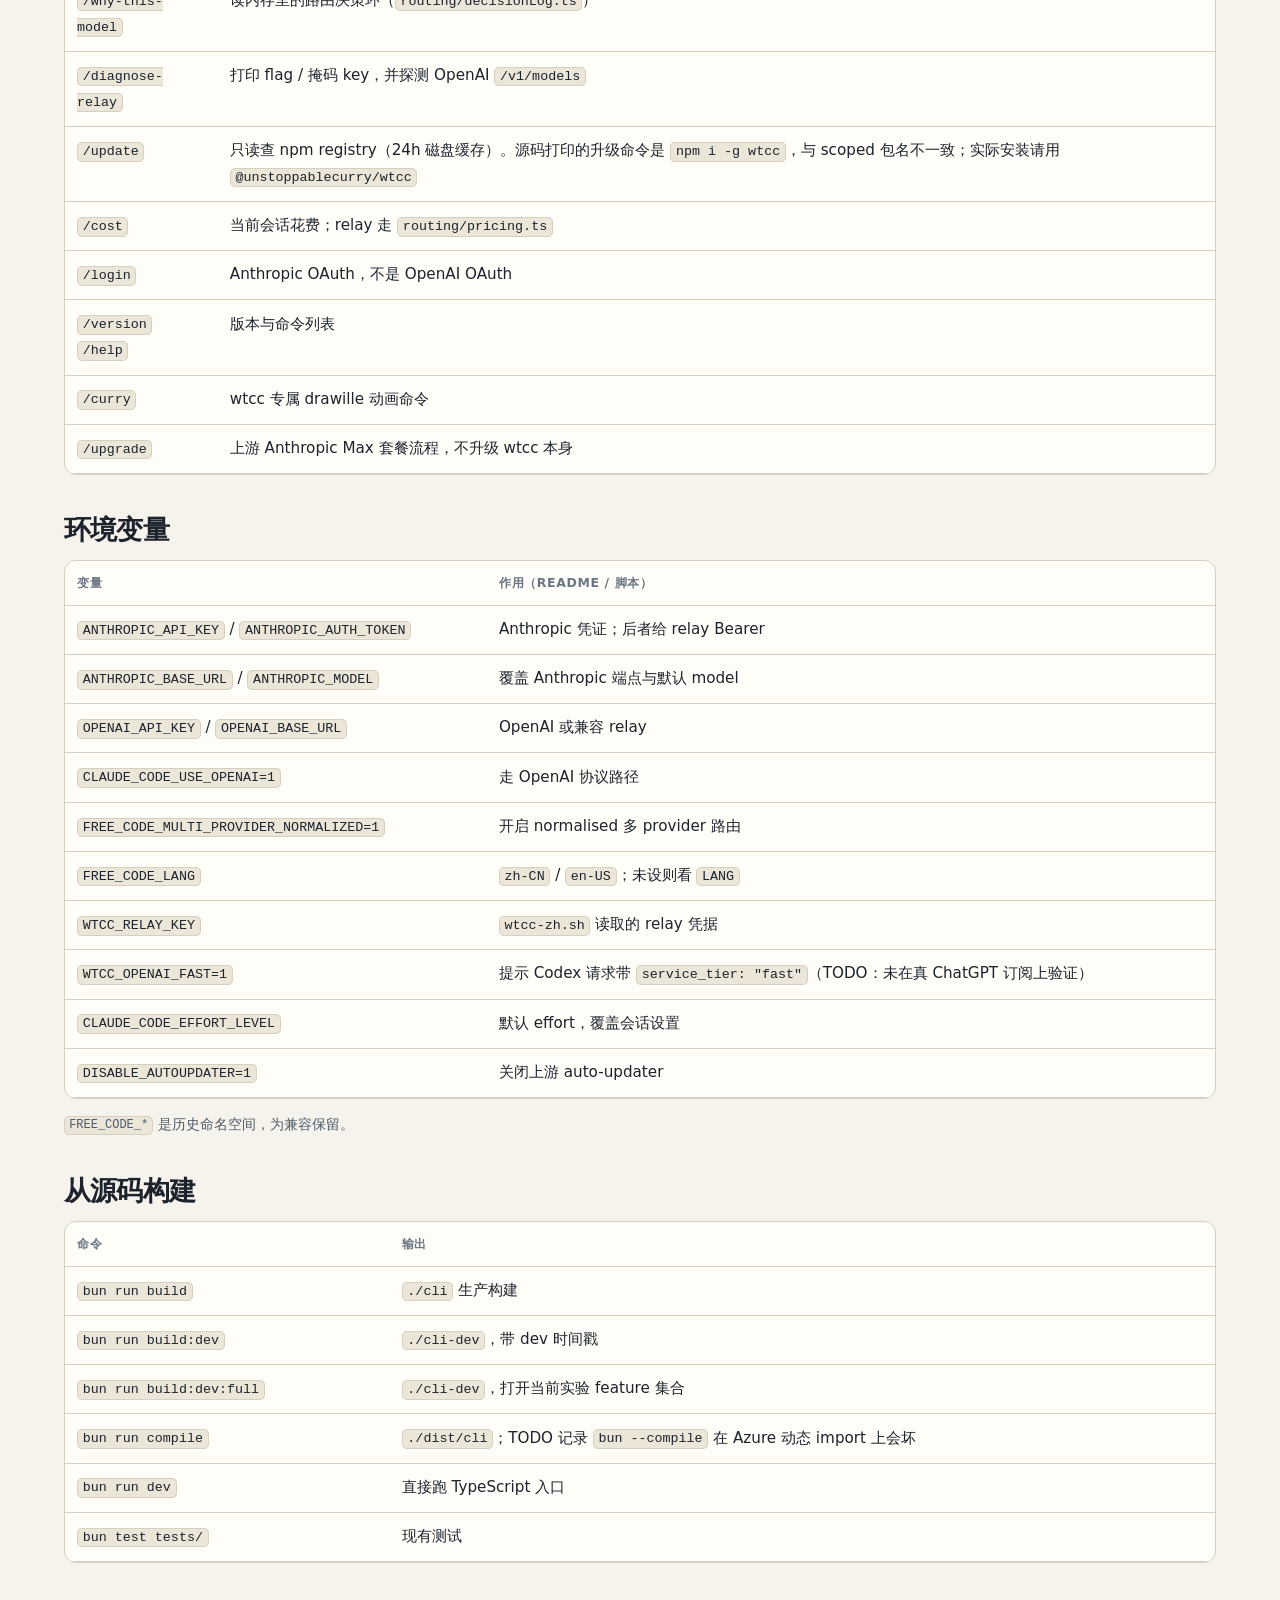
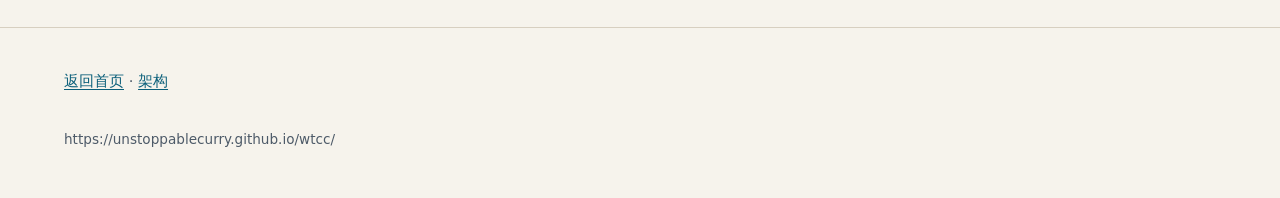
<file: docs/install.html>
<!DOCTYPE html>
<html lang="zh-CN">
  <head>
    <meta charset="utf-8" />
    <meta name="viewport" content="width=device-width, initial-scale=1" />
    <title>安装与使用 — wtcc</title>
    <meta
      name="description"
      content="安装 wtcc：先装 Bun，再 npm 或 bun 全局安装 @unstoppablecurry/wtcc，或从源码 bun run build。给出鉴权、斜杠命令与环境变量的源码级说明。"
    />
    <link
      rel="canonical"
      href="https://unstoppablecurry.github.io/wtcc/install.html"
    />
    <meta name="robots" content="index,follow" />
    <meta property="og:type" content="article" />
    <meta property="og:locale" content="zh_CN" />
    <meta property="og:title" content="安装与使用 — wtcc" />
    <meta
      property="og:description"
      content="Bun 运行时、npm shim、三种鉴权路径与已登记斜杠命令。"
    />
    <meta
      property="og:url"
      content="https://unstoppablecurry.github.io/wtcc/install.html"
    />
    <meta
      property="og:image"
      content="https://unstoppablecurry.github.io/wtcc/assets/screenshot.png"
    />
    <link rel="stylesheet" href="styles.css" />
  </head>
  <body>
    <a class="skip-link" href="#content">跳到正文</a>
    <header class="site-header">
      <div class="wrap header-inner">
        <a class="brand" href="./">wtcc <small>文档</small></a>
        <button
          class="nav-toggle"
          type="button"
          data-nav-toggle
          aria-controls="site-nav"
          aria-expanded="false"
        >
          菜单
        </button>
        <nav class="site-nav" id="site-nav" aria-label="站点">
          <a href="./">目的</a>
          <a href="compatibility.html">兼容性</a>
          <a href="install.html" aria-current="page">安装使用</a>
          <a href="architecture.html">架构</a>
          <a href="limitations.html">限制</a>
          <a class="ext" href="https://github.com/UnstoppableCurry/wtcc">GitHub</a>
        </nav>
      </div>
    </header>

    <main id="content">
      <div class="wrap">
        <p class="crumbs"><a href="./">文档</a> / 安装使用</p>
        <h1>安装与使用</h1>
        <p class="lede">
          这是终端程序。安装后在 shell 里运行 <code>wtcc</code>，不会出现网页版
          REPL。CONTRIBUTING 写明开发环境按 macOS / Linux / WSL2 验证，原生
          Windows 未测试。
        </p>

        <h2 id="prereq">前置：Bun</h2>
        <p>
          <code>package.json</code> 要求 <code>bun &gt;= 1.3</code>、<code>node &gt;= 20</code>。
          npm 全局包提供的是 Node shim（<code>bin/wtcc.cjs</code>），shim 找到
          <code>bun</code> 后再 <code>bun run src/entrypoints/cli.tsx</code>。没有
          Bun 会退出并打印安装提示。
        </p>
        <pre><code>curl -fsSL https://bun.sh/install | bash</code></pre>
        <p>Windows PowerShell（README）：</p>
        <pre><code>powershell -c "irm bun.sh/install.ps1 | iex"</code></pre>

        <h2 id="install">安装方式</h2>
        <h3>npm 全局（README 主推）</h3>
        <pre><code>npm install -g @unstoppablecurry/wtcc
wtcc --help
wtcc --version</code></pre>
        <p>
          若提示 <code>command not found</code>，把 <code>npm bin -g</code> 或
          <code>~/.bun/bin</code> 加进 <code>PATH</code>。
        </p>
        <h3>bun 全局</h3>
        <pre><code>bun add -g @unstoppablecurry/wtcc</code></pre>
        <h3>从源码</h3>
        <pre><code>git clone https://github.com/UnstoppableCurry/wtcc.git
cd wtcc
bun install
bun run build      # 产出 ./cli
./wtcc-zh.sh       # 中文 + 默认 relay 环境</code></pre>
        <div class="note note-warn">
          <p>
            不要用仓库根目录的 <code>install.sh</code> 当官方安装器：它仍克隆
            <code>paoloanzn/free-code</code> 并链接 <code>free-code</code>
            命令，是上游残留。
          </p>
        </div>

        <h2 id="auth">鉴权（按 README 优先级）</h2>
        <h3>1. Anthropic OAuth</h3>
        <pre><code>wtcc /login</code></pre>
        <p>浏览器走 Anthropic 账户；token 写入 <code>~/.claude/</code>。</p>
        <h3>2. Relay key</h3>
        <pre><code>export WTCC_RELAY_KEY="sk-relay-xxxxxxxx"
./wtcc-zh.sh</code></pre>
        <p>等价的手动导出（README）：</p>
        <pre><code>export FREE_CODE_MULTI_PROVIDER_NORMALIZED=1
export CLAUDE_CODE_USE_OPENAI=1
export OPENAI_BASE_URL="https://convertmodel.net"
export OPENAI_API_KEY="sk-relay-xxxxxxxx"
wtcc --model gpt-5.5</code></pre>
        <p>
          <code>wtcc-zh.sh</code> 读 key 的顺序：<code>WTCC_RELAY_KEY</code> →
          <code>FREE_CODE_RELAY_KEY</code> → <code>OPENAI_API_KEY</code> →
          <code>ANTHROPIC_AUTH_TOKEN</code>。缺 key 会直接退出。脚本还会
          <code>exec bun run ./src/entrypoints/cli.tsx --dangerously-skip-permissions</code>。
        </p>
        <h3>3. 原生 Anthropic API key</h3>
        <pre><code>unset CLAUDE_CODE_USE_OPENAI
unset OPENAI_BASE_URL
export ANTHROPIC_API_KEY="sk-ant-xxxxxxxx"
wtcc --model claude-opus-4-7</code></pre>

        <h2 id="examples">使用例子</h2>
        <pre><code># 交互 REPL（中文）
FREE_CODE_LANG=zh-CN wtcc

# 源码开发
bun run dev

# 单次提问（wtcc-zh.sh 支持 -p）
./wtcc-zh.sh -p "列出当前目录的 TypeScript 入口"

# 解释最近一次路由
# 在 REPL 输入：
# /why-this-model

# 探测 relay（只 GET /v1/models）
# /diagnose-relay</code></pre>

        <h2 id="commands">本仓库强调的斜杠命令</h2>
        <p>
          上游 Claude Code 还有大量命令登记在
          <code>src/commands.ts</code>。下表只列 README 与 wtcc
          增量实现能对上的部分。
        </p>
        <div class="table-wrap">
          <table>
            <thead>
              <tr>
                <th>命令</th>
                <th>证据中的行为</th>
              </tr>
            </thead>
            <tbody>
              <tr>
                <td><code>/model</code></td>
                <td>Ink model 菜单；OpenAI 路径下合并 relay <code>/v1/models</code></td>
              </tr>
              <tr>
                <td><code>/effort</code></td>
                <td>
                  <code>low|medium|high|max|xhigh|auto</code>；按 model
                  过滤档位；<code>CLAUDE_CODE_EFFORT_LEVEL</code> 优先
                </td>
              </tr>
              <tr>
                <td><code>/why-this-model</code></td>
                <td>读内存里的路由决策环（<code>routing/decisionLog.ts</code>）</td>
              </tr>
              <tr>
                <td><code>/diagnose-relay</code></td>
                <td>打印 flag / 掩码 key，并探测 OpenAI <code>/v1/models</code></td>
              </tr>
              <tr>
                <td><code>/update</code></td>
                <td>
                  只读查 npm registry（24h 磁盘缓存）。源码打印的升级命令是
                  <code>npm i -g wtcc</code>，与 scoped 包名不一致；实际安装请用
                  <code>@unstoppablecurry/wtcc</code>
                </td>
              </tr>
              <tr>
                <td><code>/cost</code></td>
                <td>当前会话花费；relay 走 <code>routing/pricing.ts</code></td>
              </tr>
              <tr>
                <td><code>/login</code></td>
                <td>Anthropic OAuth，不是 OpenAI OAuth</td>
              </tr>
              <tr>
                <td><code>/version</code> <code>/help</code></td>
                <td>版本与命令列表</td>
              </tr>
              <tr>
                <td><code>/curry</code></td>
                <td>wtcc 专属 drawille 动画命令</td>
              </tr>
              <tr>
                <td><code>/upgrade</code></td>
                <td>上游 Anthropic Max 套餐流程，不升级 wtcc 本身</td>
              </tr>
            </tbody>
          </table>
        </div>

        <h2 id="env">环境变量</h2>
        <div class="table-wrap">
          <table>
            <thead>
              <tr>
                <th>变量</th>
                <th>作用（README / 脚本）</th>
              </tr>
            </thead>
            <tbody>
              <tr>
                <td><code>ANTHROPIC_API_KEY</code> / <code>ANTHROPIC_AUTH_TOKEN</code></td>
                <td>Anthropic 凭证；后者给 relay Bearer</td>
              </tr>
              <tr>
                <td><code>ANTHROPIC_BASE_URL</code> / <code>ANTHROPIC_MODEL</code></td>
                <td>覆盖 Anthropic 端点与默认 model</td>
              </tr>
              <tr>
                <td><code>OPENAI_API_KEY</code> / <code>OPENAI_BASE_URL</code></td>
                <td>OpenAI 或兼容 relay</td>
              </tr>
              <tr>
                <td><code>CLAUDE_CODE_USE_OPENAI=1</code></td>
                <td>走 OpenAI 协议路径</td>
              </tr>
              <tr>
                <td><code>FREE_CODE_MULTI_PROVIDER_NORMALIZED=1</code></td>
                <td>开启 normalised 多 provider 路由</td>
              </tr>
              <tr>
                <td><code>FREE_CODE_LANG</code></td>
                <td><code>zh-CN</code> / <code>en-US</code>；未设则看 <code>LANG</code></td>
              </tr>
              <tr>
                <td><code>WTCC_RELAY_KEY</code></td>
                <td><code>wtcc-zh.sh</code> 读取的 relay 凭据</td>
              </tr>
              <tr>
                <td><code>WTCC_OPENAI_FAST=1</code></td>
                <td>提示 Codex 请求带 <code>service_tier: "fast"</code>（TODO：未在真 ChatGPT 订阅上验证）</td>
              </tr>
              <tr>
                <td><code>CLAUDE_CODE_EFFORT_LEVEL</code></td>
                <td>默认 effort，覆盖会话设置</td>
              </tr>
              <tr>
                <td><code>DISABLE_AUTOUPDATER=1</code></td>
                <td>关闭上游 auto-updater</td>
              </tr>
            </tbody>
          </table>
        </div>
        <p class="fine">
          <code>FREE_CODE_*</code> 是历史命名空间，为兼容保留。
        </p>

        <h2 id="build">从源码构建</h2>
        <div class="table-wrap">
          <table>
            <thead>
              <tr>
                <th>命令</th>
                <th>输出</th>
              </tr>
            </thead>
            <tbody>
              <tr>
                <td><code>bun run build</code></td>
                <td><code>./cli</code> 生产构建</td>
              </tr>
              <tr>
                <td><code>bun run build:dev</code></td>
                <td><code>./cli-dev</code>，带 dev 时间戳</td>
              </tr>
              <tr>
                <td><code>bun run build:dev:full</code></td>
                <td><code>./cli-dev</code>，打开当前实验 feature 集合</td>
              </tr>
              <tr>
                <td><code>bun run compile</code></td>
                <td><code>./dist/cli</code>；TODO 记录 <code>bun --compile</code> 在 Azure 动态 import 上会坏</td>
              </tr>
              <tr>
                <td><code>bun run dev</code></td>
                <td>直接跑 TypeScript 入口</td>
              </tr>
              <tr>
                <td><code>bun test tests/</code></td>
                <td>现有测试</td>
              </tr>
            </tbody>
          </table>
        </div>
      </div>
    </main>

    <footer class="site-footer">
      <div class="wrap footer-inner">
        <p><a href="./">返回首页</a> · <a href="architecture.html">架构</a></p>
        <p class="fine">https://unstoppablecurry.github.io/wtcc/</p>
      </div>
    </footer>
    <script src="site.js" defer></script>
  </body>
</html>
</file>
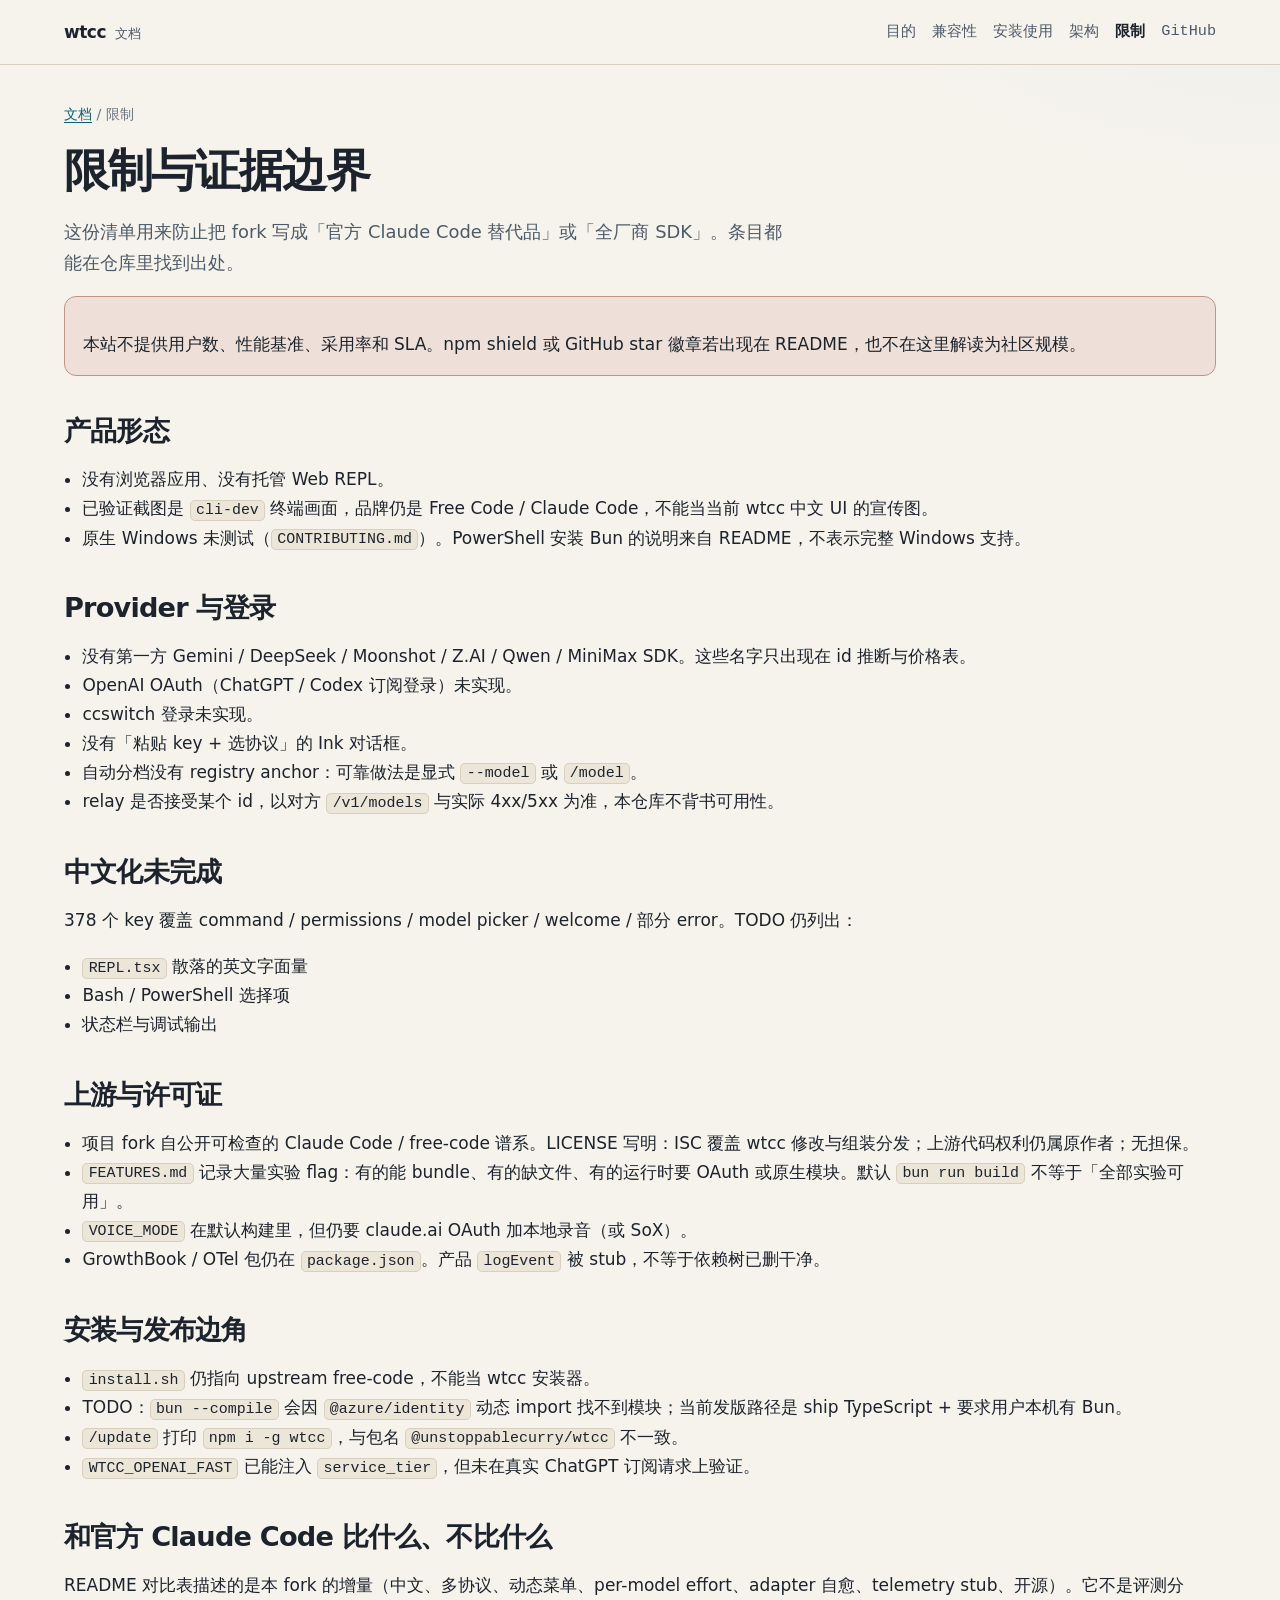
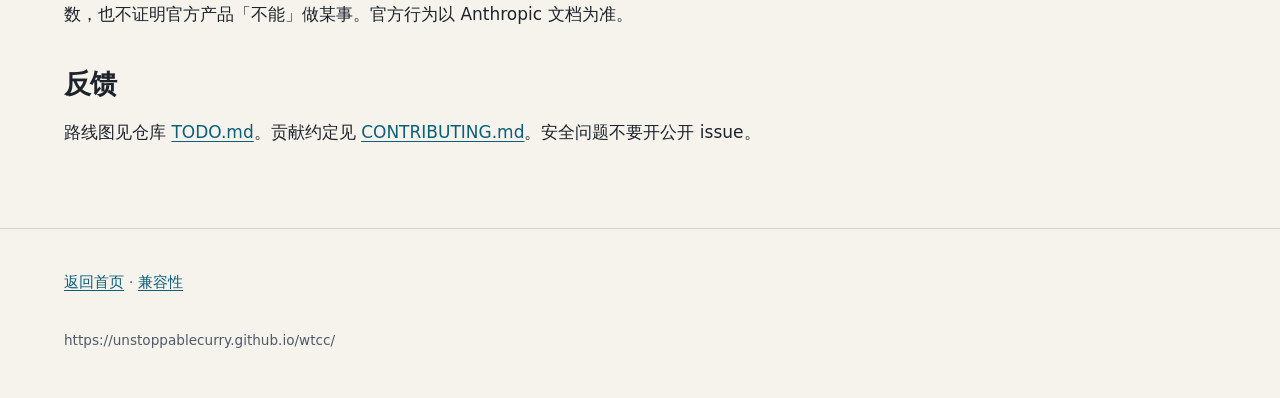
<file: docs/limitations.html>
<!DOCTYPE html>
<html lang="zh-CN">
  <head>
    <meta charset="utf-8" />
    <meta name="viewport" content="width=device-width, initial-scale=1" />
    <title>限制与证据边界 — wtcc</title>
    <meta
      name="description"
      content="wtcc 的已知限制：未实现的登录、空 registry 自动路由、不完整 i18n、Windows 未测、截图品牌、上游版权与实验 flag。"
    />
    <link
      rel="canonical"
      href="https://unstoppablecurry.github.io/wtcc/limitations.html"
    />
    <meta name="robots" content="index,follow" />
    <meta property="og:type" content="article" />
    <meta property="og:locale" content="zh_CN" />
    <meta property="og:title" content="限制与证据边界 — wtcc" />
    <meta
      property="og:description"
      content="只列出 README、TODO、CONTRIBUTING 与源码已写明的缺口。"
    />
    <meta
      property="og:url"
      content="https://unstoppablecurry.github.io/wtcc/limitations.html"
    />
    <meta
      property="og:image"
      content="https://unstoppablecurry.github.io/wtcc/assets/screenshot.png"
    />
    <link rel="stylesheet" href="styles.css" />
  </head>
  <body>
    <a class="skip-link" href="#content">跳到正文</a>
    <header class="site-header">
      <div class="wrap header-inner">
        <a class="brand" href="./">wtcc <small>文档</small></a>
        <button
          class="nav-toggle"
          type="button"
          data-nav-toggle
          aria-controls="site-nav"
          aria-expanded="false"
        >
          菜单
        </button>
        <nav class="site-nav" id="site-nav" aria-label="站点">
          <a href="./">目的</a>
          <a href="compatibility.html">兼容性</a>
          <a href="install.html">安装使用</a>
          <a href="architecture.html">架构</a>
          <a href="limitations.html" aria-current="page">限制</a>
          <a class="ext" href="https://github.com/UnstoppableCurry/wtcc">GitHub</a>
        </nav>
      </div>
    </header>

    <main id="content">
      <div class="wrap">
        <p class="crumbs"><a href="./">文档</a> / 限制</p>
        <h1>限制与证据边界</h1>
        <p class="lede">
          这份清单用来防止把 fork 写成「官方 Claude Code
          替代品」或「全厂商 SDK」。条目都能在仓库里找到出处。
        </p>

        <div class="note note-danger">
          <p>
            本站不提供用户数、性能基准、采用率和 SLA。npm shield
            或 GitHub star 徽章若出现在 README，也不在这里解读为社区规模。
          </p>
        </div>

        <h2 id="product">产品形态</h2>
        <ul class="plain">
          <li>没有浏览器应用、没有托管 Web REPL。</li>
          <li>
            已验证截图是 <code>cli-dev</code> 终端画面，品牌仍是 Free Code /
            Claude Code，不能当当前 wtcc 中文 UI 的宣传图。
          </li>
          <li>
            原生 Windows 未测试（<code>CONTRIBUTING.md</code>）。PowerShell
            安装 Bun 的说明来自 README，不表示完整 Windows 支持。
          </li>
        </ul>

        <h2 id="providers">Provider 与登录</h2>
        <ul class="plain">
          <li>
            没有第一方 Gemini / DeepSeek / Moonshot / Z.AI / Qwen / MiniMax
            SDK。这些名字只出现在 id 推断与价格表。
          </li>
          <li>OpenAI OAuth（ChatGPT / Codex 订阅登录）未实现。</li>
          <li>ccswitch 登录未实现。</li>
          <li>没有「粘贴 key + 选协议」的 Ink 对话框。</li>
          <li>
            自动分档没有 registry anchor：可靠做法是显式
            <code>--model</code> 或 <code>/model</code>。
          </li>
          <li>
            relay 是否接受某个 id，以对方 <code>/v1/models</code> 与实际
            4xx/5xx 为准，本仓库不背书可用性。
          </li>
        </ul>

        <h2 id="i18n-gaps">中文化未完成</h2>
        <p>
          378 个 key 覆盖 command / permissions / model picker / welcome /
          部分 error。TODO 仍列出：
        </p>
        <ul class="plain">
          <li><code>REPL.tsx</code> 散落的英文字面量</li>
          <li>Bash / PowerShell 选择项</li>
          <li>状态栏与调试输出</li>
        </ul>

        <h2 id="upstream">上游与许可证</h2>
        <ul class="plain">
          <li>
            项目 fork 自公开可检查的 Claude Code / free-code 谱系。LICENSE
            写明：ISC 覆盖 wtcc 修改与组装分发；上游代码权利仍属原作者；无担保。
          </li>
          <li>
            <code>FEATURES.md</code> 记录大量实验 flag：有的能 bundle、有的缺文件、有的运行时要
            OAuth 或原生模块。默认 <code>bun run build</code> 不等于「全部实验可用」。
          </li>
          <li>
            <code>VOICE_MODE</code> 在默认构建里，但仍要 claude.ai OAuth 加本地录音（或
            SoX）。
          </li>
          <li>
            GrowthBook / OTel 包仍在 <code>package.json</code>。产品
            <code>logEvent</code> 被 stub，不等于依赖树已删干净。
          </li>
        </ul>

        <h2 id="ops">安装与发布边角</h2>
        <ul class="plain">
          <li>
            <code>install.sh</code> 仍指向 upstream free-code，不能当 wtcc
            安装器。
          </li>
          <li>
            TODO：<code>bun --compile</code> 会因
            <code>@azure/identity</code> 动态 import 找不到模块；当前发版路径是
            ship TypeScript + 要求用户本机有 Bun。
          </li>
          <li>
            <code>/update</code> 打印 <code>npm i -g wtcc</code>，与包名
            <code>@unstoppablecurry/wtcc</code> 不一致。
          </li>
          <li>
            <code>WTCC_OPENAI_FAST</code> 已能注入
            <code>service_tier</code>，但未在真实 ChatGPT 订阅请求上验证。
          </li>
        </ul>

        <h2 id="compare">和官方 Claude Code 比什么、不比什么</h2>
        <p>
          README 对比表描述的是本 fork 的增量（中文、多协议、动态菜单、per-model
          effort、adapter 自愈、telemetry stub、开源）。它不是评测分数，也不证明官方产品「不能」做某事。官方行为以
          Anthropic 文档为准。
        </p>

        <h2 id="contrib">反馈</h2>
        <p>
          路线图见仓库 <a href="https://github.com/UnstoppableCurry/wtcc/blob/main/TODO.md">TODO.md</a>。贡献约定见
          <a href="https://github.com/UnstoppableCurry/wtcc/blob/main/CONTRIBUTING.md">CONTRIBUTING.md</a>。安全问题不要开公开
          issue。
        </p>
      </div>
    </main>

    <footer class="site-footer">
      <div class="wrap footer-inner">
        <p><a href="./">返回首页</a> · <a href="compatibility.html">兼容性</a></p>
        <p class="fine">https://unstoppablecurry.github.io/wtcc/</p>
      </div>
    </footer>
    <script src="site.js" defer></script>
  </body>
</html>
</file>
<file: docs/styles.css>
/* wtcc docs — terminal CLI showcase. System fonts only; no third-party CSS. */

:root {
  --bg: #0b0f14;
  --bg-elev: #121821;
  --bg-soft: #181f29;
  --line: #2a3441;
  --line-strong: #3d4b5c;
  --text: #e8eef4;
  --muted: #9aa7b5;
  --faint: #6f7d8c;
  --accent: #e8a23a;
  --accent-soft: rgba(232, 162, 58, 0.14);
  --ok: #5dba7a;
  --ok-soft: rgba(93, 186, 122, 0.12);
  --warn: #e0b04a;
  --warn-soft: rgba(224, 176, 74, 0.12);
  --danger: #e27a6a;
  --danger-soft: rgba(226, 122, 106, 0.12);
  --link: #7ec8e3;
  --code-bg: #080c10;
  --focus: #f0c36a;
  --shadow: 0 18px 50px rgba(0, 0, 0, 0.35);
  --radius: 12px;
  --max: 72rem;
  --nav-h: 4rem;
  --font: "Source Han Sans SC", "Noto Sans SC", "PingFang SC", "Hiragino Sans GB",
    "Microsoft YaHei", ui-sans-serif, system-ui, sans-serif;
  --mono: ui-monospace, "SFMono-Regular", "Cascadia Code", "Source Code Pro",
    Menlo, Consolas, monospace;
}

@media (prefers-color-scheme: light) {
  :root {
    --bg: #f6f3ec;
    --bg-elev: #fffdf8;
    --bg-soft: #efe9dc;
    --line: #d7cfc0;
    --line-strong: #b9b0a0;
    --text: #1c232c;
    --muted: #4d5a68;
    --faint: #6a7683;
    --accent: #9a6410;
    --accent-soft: rgba(154, 100, 16, 0.1);
    --ok: #1f7a45;
    --ok-soft: rgba(31, 122, 69, 0.1);
    --warn: #8a6408;
    --warn-soft: rgba(138, 100, 8, 0.1);
    --danger: #a33b2d;
    --danger-soft: rgba(163, 59, 45, 0.1);
    --link: #0b5f7a;
    --code-bg: #ece6d8;
    --focus: #9a6410;
    --shadow: 0 16px 40px rgba(28, 35, 44, 0.08);
  }
}

*,
*::before,
*::after {
  box-sizing: border-box;
}

html {
  scroll-behavior: smooth;
}

@media (prefers-reduced-motion: reduce) {
  html {
    scroll-behavior: auto;
  }

  *,
  *::before,
  *::after {
    animation-duration: 0.01ms !important;
    animation-iteration-count: 1 !important;
    transition-duration: 0.01ms !important;
  }
}

body {
  margin: 0;
  min-height: 100vh;
  font-family: var(--font);
  font-size: clamp(1rem, 0.95rem + 0.25vw, 1.0625rem);
  line-height: 1.7;
  color: var(--text);
  background:
    radial-gradient(1200px 480px at 10% -10%, rgba(232, 162, 58, 0.08), transparent 55%),
    radial-gradient(900px 400px at 100% 0%, rgba(126, 200, 227, 0.06), transparent 50%),
    var(--bg);
}

a {
  color: var(--link);
  text-underline-offset: 0.18em;
}

a:hover {
  text-decoration-thickness: 2px;
}

:focus-visible {
  outline: 3px solid var(--focus);
  outline-offset: 3px;
}

.skip-link {
  position: absolute;
  left: 0.75rem;
  top: -3rem;
  z-index: 100;
  padding: 0.5rem 0.85rem;
  background: var(--accent);
  color: #1a1206;
  font-weight: 700;
  text-decoration: none;
  border-radius: 0 0 8px 8px;
}

.skip-link:focus {
  top: 0;
}

.wrap {
  width: min(var(--max), calc(100% - 2rem));
  margin-inline: auto;
}

.site-header {
  position: sticky;
  top: 0;
  z-index: 20;
  border-bottom: 1px solid var(--line);
  background: color-mix(in srgb, var(--bg) 88%, transparent);
  backdrop-filter: blur(14px);
}

.header-inner {
  display: flex;
  align-items: center;
  justify-content: space-between;
  min-height: var(--nav-h);
  gap: 1rem;
}

.brand {
  display: inline-flex;
  align-items: baseline;
  gap: 0.55rem;
  color: var(--text);
  text-decoration: none;
  font-weight: 750;
  letter-spacing: -0.03em;
}

.brand small {
  color: var(--muted);
  font-weight: 500;
  letter-spacing: 0;
  font-size: 0.82rem;
}

.nav-toggle {
  display: none;
  border: 1px solid var(--line-strong);
  background: var(--bg-elev);
  color: var(--text);
  border-radius: 8px;
  padding: 0.4rem 0.7rem;
  font: inherit;
  cursor: pointer;
}

.site-nav {
  display: flex;
  flex-wrap: wrap;
  align-items: center;
  gap: 0.15rem 1rem;
}

.site-nav a {
  color: var(--muted);
  text-decoration: none;
  font-size: 0.95rem;
}

.site-nav a[aria-current="page"] {
  color: var(--text);
  font-weight: 650;
}

.site-nav a:hover,
.site-nav a:focus-visible {
  color: var(--text);
}

.ext {
  font-family: var(--mono);
  font-size: 0.82rem;
}

main {
  padding: 2.4rem 0 4rem;
}

.hero {
  display: grid;
  gap: 1.2rem;
  padding: 1.2rem 0 2rem;
}

.kicker {
  display: inline-flex;
  width: fit-content;
  margin: 0;
  padding: 0.2rem 0.6rem;
  border: 1px solid var(--line-strong);
  border-radius: 999px;
  background: var(--accent-soft);
  color: var(--accent);
  font-size: 0.78rem;
  font-weight: 700;
  letter-spacing: 0.04em;
}

h1,
h2,
h3 {
  line-height: 1.25;
  letter-spacing: -0.03em;
  font-weight: 750;
}

h1 {
  margin: 0.2rem 0 0;
  font-size: clamp(1.9rem, 1.4rem + 2vw, 2.8rem);
}

h2 {
  margin: 2.4rem 0 0.8rem;
  font-size: clamp(1.35rem, 1.2rem + 0.8vw, 1.7rem);
}

h3 {
  margin: 1.6rem 0 0.55rem;
  font-size: 1.12rem;
}

.lede,
.muted,
.caption,
.fine {
  color: var(--muted);
}

.lede {
  max-width: 46rem;
  font-size: 1.12rem;
}

.hero-actions {
  display: flex;
  flex-wrap: wrap;
  gap: 0.7rem;
}

.btn {
  display: inline-flex;
  align-items: center;
  justify-content: center;
  min-height: 2.6rem;
  padding: 0.45rem 0.95rem;
  border-radius: 999px;
  border: 1px solid var(--line-strong);
  text-decoration: none;
  font-weight: 650;
}

.btn-primary {
  background: var(--accent);
  color: #1a1206;
  border-color: transparent;
}

.btn-ghost {
  background: var(--bg-elev);
  color: var(--text);
}

.btn:hover {
  filter: brightness(1.06);
}

.grid-2,
.grid-3 {
  display: grid;
  gap: 1rem;
}

.grid-2 {
  grid-template-columns: repeat(auto-fit, minmax(16rem, 1fr));
}

.grid-3 {
  grid-template-columns: repeat(auto-fit, minmax(14rem, 1fr));
}

.card,
.note,
.shot,
.table-wrap,
pre,
.toc {
  border: 1px solid var(--line);
  border-radius: var(--radius);
  background: var(--bg-elev);
}

.card,
.note,
.toc {
  padding: 1rem 1.1rem;
}

.card h3,
.note h3 {
  margin-top: 0;
}

.card p:last-child,
.note p:last-child {
  margin-bottom: 0;
}

.note-ok {
  background: var(--ok-soft);
  border-color: color-mix(in srgb, var(--ok) 40%, var(--line));
}

.note-warn {
  background: var(--warn-soft);
  border-color: color-mix(in srgb, var(--warn) 40%, var(--line));
}

.note-danger {
  background: var(--danger-soft);
  border-color: color-mix(in srgb, var(--danger) 40%, var(--line));
}

.shot {
  overflow: hidden;
  box-shadow: var(--shadow);
}

.shot img {
  display: block;
  width: 100%;
  height: auto;
  background: #000;
}

.caption {
  margin: 0;
  padding: 0.85rem 1rem 1rem;
  font-size: 0.92rem;
}

.toc {
  margin: 1.4rem 0 0;
}

.toc ol {
  margin: 0.4rem 0 0;
  padding-left: 1.2rem;
}

table {
  width: 100%;
  border-collapse: collapse;
  font-size: 0.95rem;
}

th,
td {
  text-align: left;
  vertical-align: top;
  padding: 0.7rem 0.75rem;
  border-bottom: 1px solid var(--line);
}

th {
  color: var(--faint);
  font-size: 0.78rem;
  text-transform: uppercase;
  letter-spacing: 0.05em;
}

.table-wrap {
  overflow-x: auto;
}

code,
kbd {
  font-family: var(--mono);
  font-size: 0.88em;
}

:not(pre) > code,
kbd {
  padding: 0.1em 0.35em;
  border-radius: 5px;
  background: var(--code-bg);
  border: 1px solid var(--line);
}

kbd {
  font-size: 0.8em;
}

.pre-wrap {
  position: relative;
}

pre {
  margin: 0.8rem 0 1.2rem;
  padding: 1rem 1.1rem 1.1rem;
  overflow-x: auto;
  background: var(--code-bg);
}

pre code {
  font-size: 0.86rem;
  line-height: 1.55;
  color: var(--text);
}

.copy-btn {
  position: absolute;
  top: 0.55rem;
  right: 0.55rem;
  border: 1px solid var(--line-strong);
  background: var(--bg-elev);
  color: var(--text);
  border-radius: 7px;
  padding: 0.2rem 0.5rem;
  font: inherit;
  font-size: 0.75rem;
  cursor: pointer;
}

ul.plain,
ol.plain {
  padding-left: 1.15rem;
}

.crumbs {
  margin: 0 0 1rem;
  color: var(--faint);
  font-size: 0.88rem;
}

.site-footer {
  border-top: 1px solid var(--line);
  padding: 1.6rem 0 2.4rem;
  color: var(--muted);
  font-size: 0.92rem;
}

.footer-inner {
  display: grid;
  gap: 0.4rem;
}

.fine {
  font-size: 0.85rem;
}

@media (max-width: 760px) {
  .nav-toggle {
    display: inline-flex;
  }

  .site-nav {
    display: none;
    position: absolute;
    inset: var(--nav-h) 0 auto;
    flex-direction: column;
    align-items: stretch;
    padding: 0.7rem 1rem 1rem;
    background: var(--bg-elev);
    border-bottom: 1px solid var(--line);
  }

  .site-nav.is-open {
    display: flex;
  }

  .site-header {
    position: sticky;
  }

  body.nav-open {
    overflow: hidden;
  }
}
</file>
